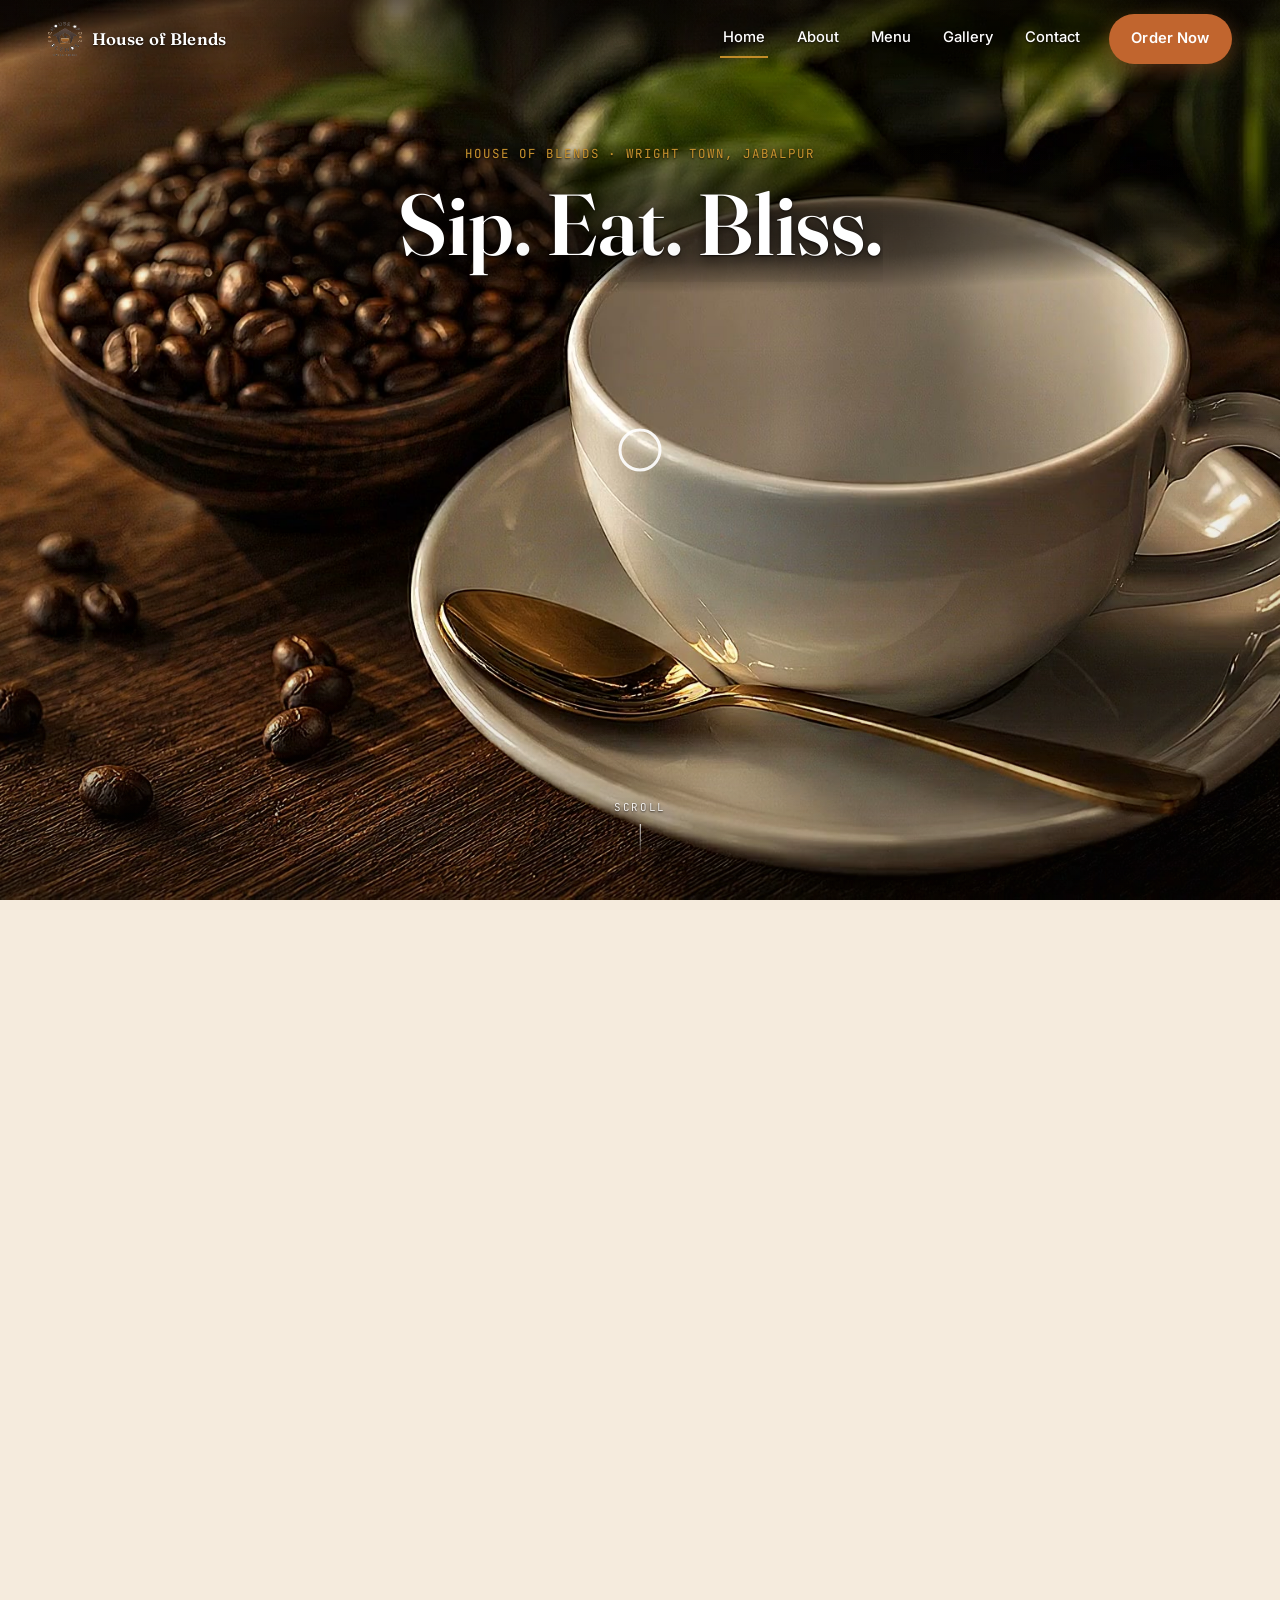
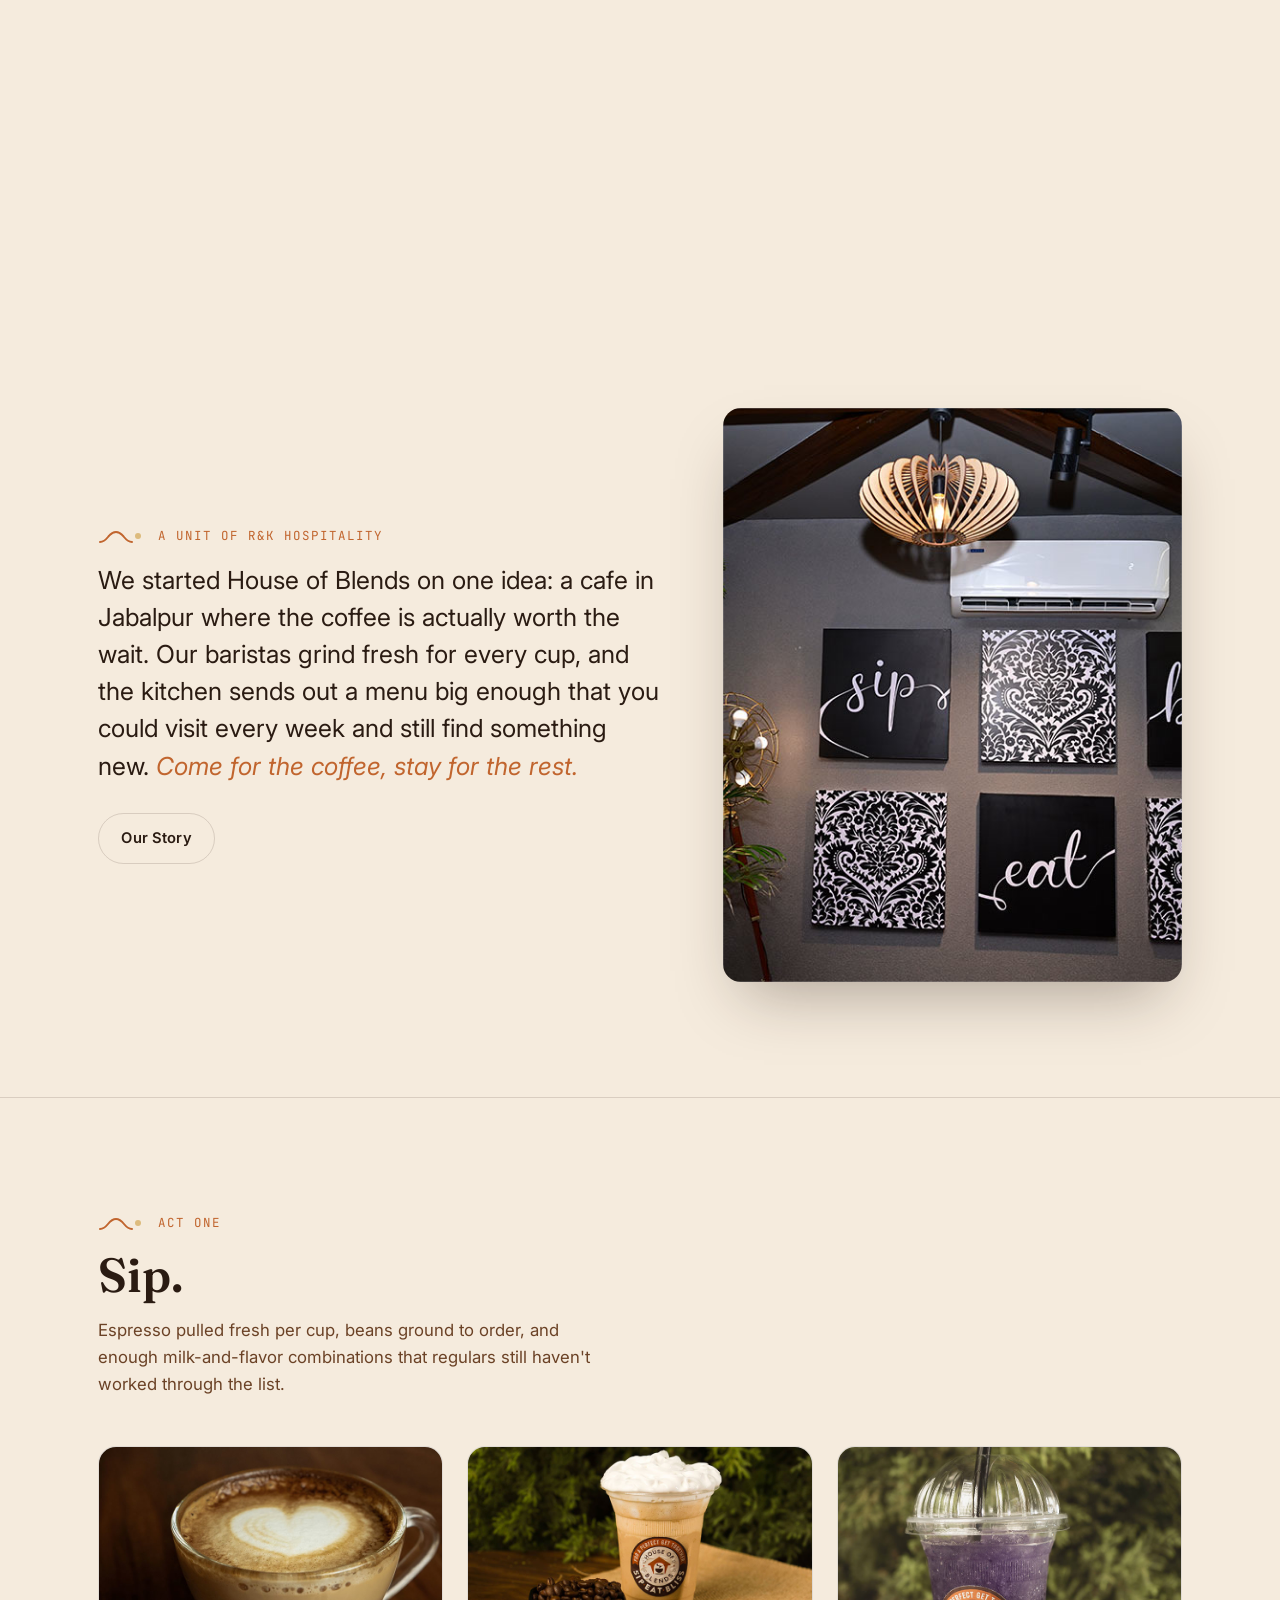
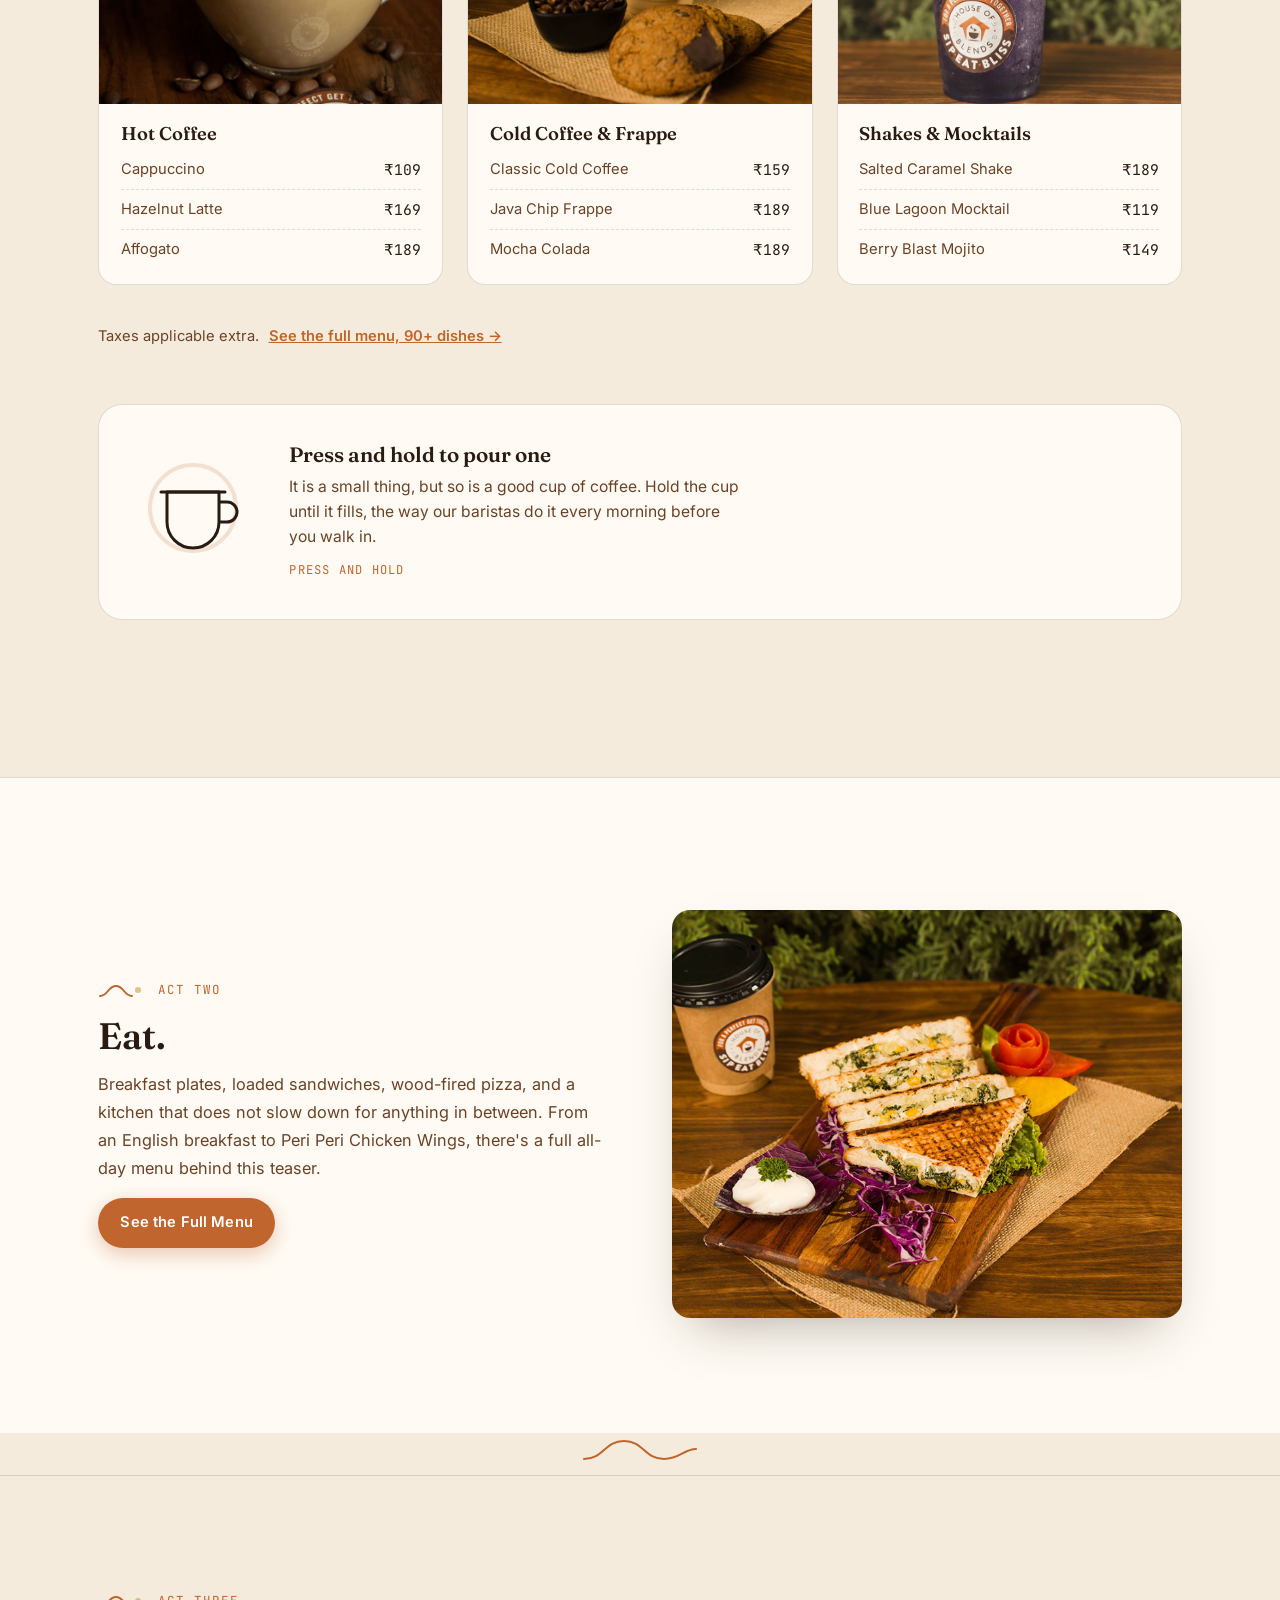
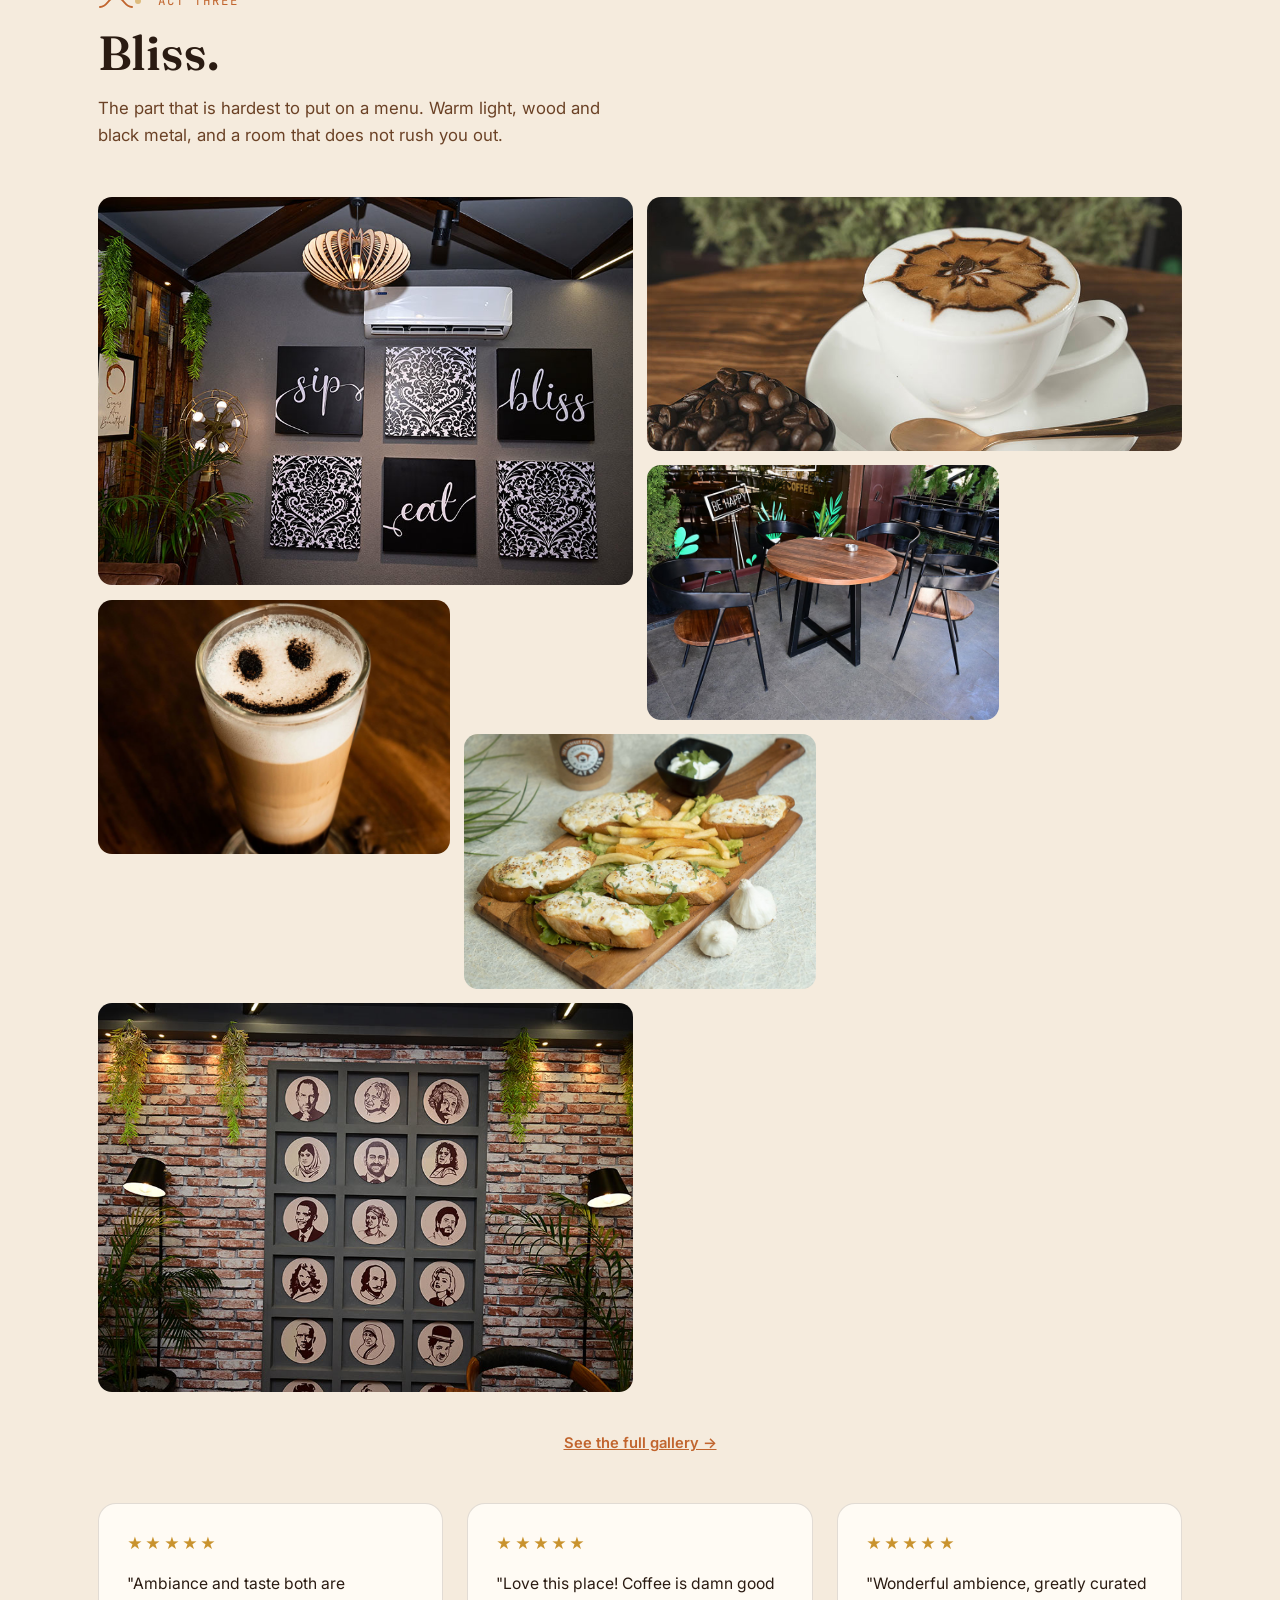
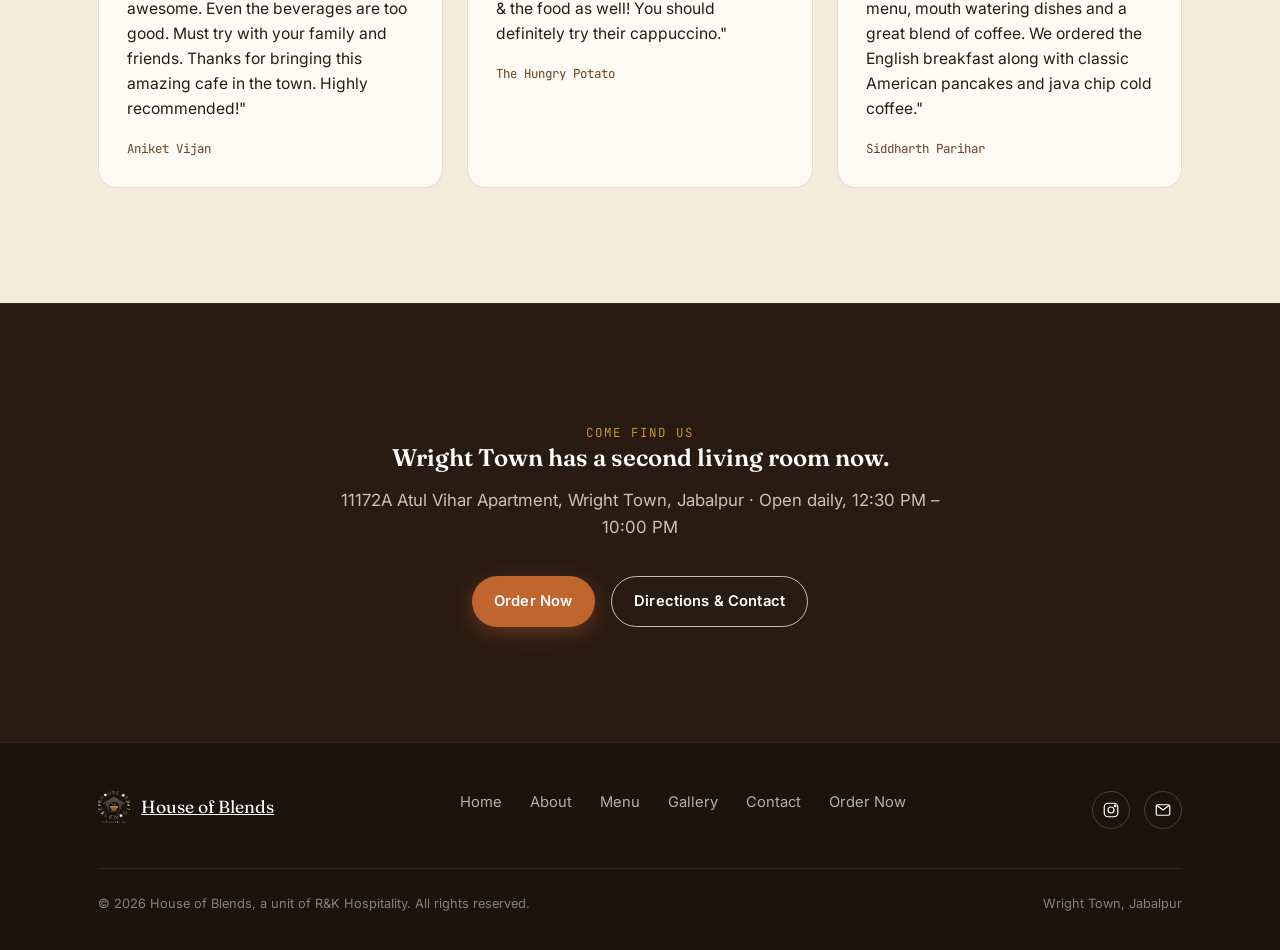
<file: index.html>
<!DOCTYPE html>
<html lang="en">
<head>
<meta charset="UTF-8">
<meta name="viewport" content="width=device-width, initial-scale=1">
<title>House of Blends · Sip. Eat. Bliss. | Wright Town, Jabalpur</title>
<meta name="description" content="A coffee and all-day dining cafe in Wright Town, Jabalpur. Slow coffee, real food, and a room built for staying a while. Sip. Eat. Bliss.">
<meta name="theme-color" content="#2A1B12">
<link rel="icon" href="data:image/svg+xml,%3Csvg xmlns='http://www.w3.org/2000/svg' viewBox='0 0 32 32'%3E%3Cpath fill='%23C1652E' d='M16 2 2 13v17h28V13z'/%3E%3Ccircle cx='15' cy='21' r='6' fill='%23F5EBDD'/%3E%3Cpath fill='%23F5EBDD' d='M21 18h3a3 3 0 0 1 0 6h-3z'/%3E%3C/svg%3E">

<meta property="og:title" content="House of Blends · Sip. Eat. Bliss.">
<meta property="og:description" content="A coffee and all-day dining cafe in Wright Town, Jabalpur.">
<meta property="og:image" content="https://hpandey1410.github.io/house-of-blends-scroll/assets/hero-ending.jpg">
<meta property="og:url" content="https://hpandey1410.github.io/house-of-blends-scroll/index.html">

<link rel="preconnect" href="https://fonts.googleapis.com">
<link rel="preconnect" href="https://fonts.gstatic.com" crossorigin>
<link href="https://fonts.googleapis.com/css2?family=Fraunces:ital,wght@0,500;0,600;1,500&family=Inter:wght@400;500;600&family=JetBrains+Mono:wght@400;500&display=swap" rel="stylesheet">
<link rel="stylesheet" href="assets/css/style.css">
</head>
<body>
<a href="#main" class="skip-link">Skip to content</a>
<div class="bg-grain" aria-hidden="true"></div>

<nav class="nav" id="siteNav">
  <a href="index.html" class="brand">
    <img src="assets/img/logo.png" alt="" width="34" height="34">
    House of Blends
  </a>
  <div class="nav-links">
    <a class="nav-link active" href="index.html">Home</a>
    <a class="nav-link" href="about.html">About</a>
    <a class="nav-link" href="menu.html">Menu</a>
    <a class="nav-link" href="gallery.html">Gallery</a>
    <a class="nav-link" href="contact.html">Contact</a>
    <a class="btn" href="http://houseofblends.in/onlineorder/" target="_blank" rel="noopener">Order Now</a>
  </div>
  <button class="nav-toggle" aria-label="Open menu" aria-expanded="false">
    <svg viewBox="0 0 24 24" fill="none" stroke="currentColor" stroke-width="2" stroke-linecap="round"><path d="M3 6h18M3 12h18M3 18h18"/></svg>
  </button>
</nav>
<div class="mobile-menu" id="mobileMenu">
  <a href="index.html">Home</a>
  <a href="about.html">About</a>
  <a href="menu.html">Menu</a>
  <a href="gallery.html">Gallery</a>
  <a href="contact.html">Contact</a>
  <a class="btn" href="http://houseofblends.in/onlineorder/" target="_blank" rel="noopener">Order Now</a>
</div>

<main id="main" tabindex="-1">

  <!-- ================= HERO ================= -->
  <div class="hero" id="hero">
    <div class="hero-stage" id="stage">
      <div class="hero-media">
        <div class="poster" id="poster" role="img" aria-label="An empty cappuccino cup and saucer beside coffee beans and a gold spoon on a wooden table, about to be poured"></div>
        <video id="heroVideo" preload="none" muted playsinline aria-hidden="true" tabindex="-1"></video>
      </div>
      <div class="scrim" aria-hidden="true"></div>
      <svg class="ring" viewBox="0 0 48 48" aria-hidden="true">
        <circle cx="24" cy="24" r="20" fill="none" stroke="currentColor" stroke-width="3"
                stroke-dasharray="126" style="stroke-dashoffset:var(--ld,126)"/>
      </svg>

      <div class="hero-frame">
        <div class="band band-1" data-a="0.00" data-b="0.40">
          <p class="kicker">House of Blends · Wright Town, Jabalpur</p>
          <h1 data-split>Sip. Eat. Bliss.</h1>
        </div>
        <div class="band band-2" data-a="0.46" data-b="0.68">
          <h2 data-split>A cup made slow, in the middle of Wright Town.</h2>
        </div>
        <div class="band band-3 band-settle" data-a="0.72" data-b="1.00">
          <h2 data-split>Since day one, that has been the whole idea.</h2>
          <div class="cta-row">
            <a class="btn" href="http://houseofblends.in/onlineorder/" target="_blank" rel="noopener">Order Now</a>
            <span class="chip">Open daily, 12:30 PM – 10:00 PM</span>
          </div>
        </div>
      </div>

      <div class="static-hero">
        <p class="kicker">House of Blends · Wright Town, Jabalpur</p>
        <h1>Sip. Eat. Bliss.</h1>
        <p>A cup made slow, food made to share, and a room that asks you to stay a while.</p>
        <div class="cta-row">
          <a class="btn" href="http://houseofblends.in/onlineorder/" target="_blank" rel="noopener">Order Now</a>
        </div>
      </div>

      <div class="scrollcue" aria-hidden="true">
        <span>Scroll</span>
        <div class="stem"></div>
      </div>
    </div>
  </div>

  <!-- ================= INTRO ================= -->
  <section class="intro">
    <div class="wrap">
      <div class="grid">
        <div class="reveal">
          <div class="kicker-row">
            <span class="line-motif" aria-hidden="true">
              <svg viewBox="0 0 46 20"><path d="M2 16 C10 16 10 6 18 6 C26 6 26 16 34 16" fill="none" stroke="#C1652E" stroke-width="2" stroke-linecap="round"/><circle class="pulse" cx="40" cy="10" r="3" fill="#C9932E"/></svg>
            </span>
            <span class="kicker">A Unit of R&amp;K Hospitality</span>
          </div>
          <p class="lede">We started House of Blends on one idea: a cafe in Jabalpur where the coffee is actually worth the wait. Our baristas grind fresh for every cup, and the kitchen sends out a menu big enough that you could visit every week and still find something new. <em>Come for the coffee, stay for the rest.</em></p>
          <div class="cta-row" style="justify-content:flex-start;margin-top:1.75rem">
            <a class="btn btn-ghost" style="border-color:var(--line);color:var(--ink);box-shadow:none" href="about.html">Our Story</a>
          </div>
        </div>
        <div class="intro-figure reveal">
          <img src="assets/img/interior-wall-art.jpg" alt="The Sip, Bliss, Eat wall art inside House of Blends, black canvases with white script lettering under a wood-slat pendant light" loading="lazy">
        </div>
      </div>
    </div>
  </section>

  <!-- ================= SIP (teaser) ================= -->
  <section class="act act-sip" id="sip">
    <div class="wrap">
      <div class="kicker-row">
        <span class="line-motif" aria-hidden="true">
          <svg viewBox="0 0 46 20"><path d="M2 16 C10 16 10 6 18 6 C26 6 26 16 34 16" fill="none" stroke="#C1652E" stroke-width="2" stroke-linecap="round"/><circle class="pulse" cx="40" cy="10" r="3" fill="#C9932E"/></svg>
        </span>
        <span class="kicker">Act One</span>
      </div>
      <div class="section-head reveal">
        <h2>Sip.</h2>
        <p>Espresso pulled fresh per cup, beans ground to order, and enough milk-and-flavor combinations that regulars still haven't worked through the list.</p>
      </div>

      <div class="menu-grid stagger" id="sipMenuGrid">
        <article class="menu-card reveal">
          <div class="photo"><img src="assets/img/heart-latte-darkwood.jpg" alt="A cappuccino with heart-shaped latte art on a dark wood table" loading="lazy"></div>
          <div class="body">
            <h3>Hot Coffee</h3>
            <div class="items">
              <div class="menu-item"><span>Cappuccino</span><span class="price mono">₹109</span></div>
              <div class="menu-item"><span>Hazelnut Latte</span><span class="price mono">₹169</span></div>
              <div class="menu-item"><span>Affogato</span><span class="price mono">₹189</span></div>
            </div>
          </div>
        </article>
        <article class="menu-card reveal">
          <div class="photo"><img src="assets/img/branded-frappe.jpg" alt="An iced frappe topped with whipped cream in a House of Blends cup" loading="lazy"></div>
          <div class="body">
            <h3>Cold Coffee &amp; Frappe</h3>
            <div class="items">
              <div class="menu-item"><span>Classic Cold Coffee</span><span class="price mono">₹159</span></div>
              <div class="menu-item"><span>Java Chip Frappe</span><span class="price mono">₹189</span></div>
              <div class="menu-item"><span>Mocha Colada</span><span class="price mono">₹189</span></div>
            </div>
          </div>
        </article>
        <article class="menu-card reveal">
          <div class="photo"><img src="assets/img/blueberry-mocktail.jpg" alt="A blueberry mocktail in a House of Blends cup against a green backdrop" loading="lazy"></div>
          <div class="body">
            <h3>Shakes &amp; Mocktails</h3>
            <div class="items">
              <div class="menu-item"><span>Salted Caramel Shake</span><span class="price mono">₹189</span></div>
              <div class="menu-item"><span>Blue Lagoon Mocktail</span><span class="price mono">₹119</span></div>
              <div class="menu-item"><span>Berry Blast Mojito</span><span class="price mono">₹149</span></div>
            </div>
          </div>
        </article>
      </div>
      <p class="menu-note">Taxes applicable extra. <a href="menu.html" style="color:var(--accent);font-weight:600">See the full menu, 90+ dishes →</a></p>

      <div class="pour" id="pourMoment">
        <div class="pour-cup" id="pourCup" role="button" tabindex="0" aria-label="Press and hold to pour a cup" aria-valuemin="0" aria-valuemax="100" aria-valuenow="0" aria-live="off">
          <svg viewBox="0 0 112 120" aria-hidden="true">
            <defs><clipPath id="cupClip"><path d="M30 40 H82 V70 A26 26 0 0 1 30 70 Z"/></clipPath></defs>
            <circle class="pour-ring-bg" cx="56" cy="56" r="43" fill="none" stroke="rgba(193,101,46,.18)" stroke-width="4"/>
            <circle class="pour-ring" cx="56" cy="56" r="43" fill="none" stroke="#C1652E" stroke-width="4" transform="rotate(-90 56 56)"/>
            <g clip-path="url(#cupClip)">
              <rect class="pour-fill" x="30" y="40" width="52" height="30" fill="#C1652E"></rect>
            </g>
            <path d="M30 40 H82 V70 A26 26 0 0 1 30 70 Z" fill="none" stroke="#2A1B12" stroke-width="3" stroke-linejoin="round"/>
            <path d="M82 50 h8 a10 10 0 0 1 0 20 h-8" fill="none" stroke="#2A1B12" stroke-width="3"/>
            <line x1="24" y1="40" x2="88" y2="40" stroke="#2A1B12" stroke-width="3" stroke-linecap="round"/>
          </svg>
        </div>
        <div class="pour-copy">
          <h3>Press and hold to pour one</h3>
          <p>It is a small thing, but so is a good cup of coffee. Hold the cup until it fills, the way our baristas do it every morning before you walk in.</p>
          <p class="hint">Press and hold</p>
        </div>
      </div>
    </div>
  </section>

  <div class="divider" aria-hidden="true">
    <svg viewBox="0 0 120 34"><path d="M4 26 C24 26 24 8 44 8 C64 8 64 26 84 26 C100 26 104 16 116 16"/></svg>
  </div>

  <!-- ================= EAT (teaser) ================= -->
  <section class="act act-eat" id="eat">
    <div class="wrap">
      <div class="split-block">
        <div class="reveal">
          <div class="kicker-row">
            <span class="line-motif" aria-hidden="true">
              <svg viewBox="0 0 46 20"><path d="M2 16 C10 16 10 6 18 6 C26 6 26 16 34 16" fill="none" stroke="#C1652E" stroke-width="2" stroke-linecap="round"/><circle class="pulse" cx="40" cy="10" r="3" fill="#C9932E"/></svg>
            </span>
            <span class="kicker">Act Two</span>
          </div>
          <h2>Eat.</h2>
          <p>Breakfast plates, loaded sandwiches, wood-fired pizza, and a kitchen that does not slow down for anything in between. From an English breakfast to Peri Peri Chicken Wings, there's a full all-day menu behind this teaser.</p>
          <div class="cta-row" style="justify-content:flex-start;margin-top:.5rem">
            <a class="btn" href="menu.html">See the Full Menu</a>
          </div>
        </div>
        <div class="split-figure reveal">
          <img src="assets/img/spinach-sandwich.jpg" alt="A grilled spinach and cheese sandwich cut into triangles on a wooden board" loading="lazy">
        </div>
      </div>
    </div>
  </section>

  <div class="divider" aria-hidden="true">
    <svg viewBox="0 0 120 34"><path d="M4 26 C24 26 24 8 44 8 C64 8 64 26 84 26 C100 26 104 16 116 16"/></svg>
  </div>

  <!-- ================= BLISS (teaser) ================= -->
  <section class="act act-bliss" id="bliss">
    <div class="wrap">
      <div class="kicker-row">
        <span class="line-motif" aria-hidden="true">
          <svg viewBox="0 0 46 20"><path d="M2 16 C10 16 10 6 18 6 C26 6 26 16 34 16" fill="none" stroke="#C1652E" stroke-width="2" stroke-linecap="round"/><circle class="pulse" cx="40" cy="10" r="3" fill="#C9932E"/></svg>
        </span>
        <span class="kicker">Act Three</span>
      </div>
      <div class="section-head reveal">
        <h2>Bliss.</h2>
        <p>The part that is hardest to put on a menu. Warm light, wood and black metal, and a room that does not rush you out.</p>
      </div>

      <div class="gallery-grid stagger">
        <figure class="g1 reveal"><img src="assets/img/interior-wall-art.jpg" alt="Sip, Bliss, Eat wall art with damask patterns inside the cafe" loading="lazy"><figcaption>The wall says it best</figcaption></figure>
        <figure class="g2 reveal"><img src="assets/img/flower-latte-beans.jpg" alt="A latte with rosette art beside a bowl of coffee beans and a gold spoon" loading="lazy"><figcaption>Every cup, hand-poured</figcaption></figure>
        <figure class="g3 reveal"><img src="assets/img/exterior-patio.jpg" alt="Outdoor patio seating with round wood tables and black metal chairs" loading="lazy"><figcaption>Patio, evenings</figcaption></figure>
        <figure class="g4 reveal"><img src="assets/img/smiley-latte.jpg" alt="A latte with a smiley face drawn in cocoa on the foam" loading="lazy"><figcaption>Small things, done well</figcaption></figure>
        <figure class="g5 reveal"><img src="assets/img/brownie-cookies.jpg" alt="A plate of chocolate brownies and cookies with a bowl of coffee beans" loading="lazy"><figcaption>Dessert, obviously</figcaption></figure>
        <figure class="g6 reveal"><img src="assets/img/interior-brick-portraits.jpg" alt="Exposed brick wall with a grid of portrait illustrations and hanging plants" loading="lazy"><figcaption>Regulars on the wall, sort of</figcaption></figure>
      </div>
      <p class="menu-note" style="justify-content:center"><a href="gallery.html" style="color:var(--accent);font-weight:600">See the full gallery →</a></p>

      <div class="testi-grid stagger">
        <div class="testi reveal">
          <div class="stars" aria-hidden="true">★★★★★</div>
          <p>"Ambiance and taste both are awesome. Even the beverages are too good. Must try with your family and friends. Thanks for bringing this amazing cafe in the town. Highly recommended!"</p>
          <div class="who mono">Aniket Vijan</div>
        </div>
        <div class="testi reveal">
          <div class="stars" aria-hidden="true">★★★★★</div>
          <p>"Love this place! Coffee is damn good &amp; the food as well! You should definitely try their cappuccino."</p>
          <div class="who mono">The Hungry Potato</div>
        </div>
        <div class="testi reveal">
          <div class="stars" aria-hidden="true">★★★★★</div>
          <p>"Wonderful ambience, greatly curated menu, mouth watering dishes and a great blend of coffee. We ordered the English breakfast along with classic American pancakes and java chip cold coffee."</p>
          <div class="who mono">Siddharth Parihar</div>
        </div>
      </div>
    </div>
  </section>

  <!-- ================= CLOSING CTA ================= -->
  <section class="visit">
    <div class="wrap">
      <div class="grid" style="grid-template-columns:1fr;text-align:center;align-items:center">
        <div class="reveal" style="max-width:60ch;margin:0 auto">
          <span class="kicker" style="color:var(--gold)">Come find us</span>
          <h2>Wright Town has a second living room now.</h2>
          <p style="color:rgba(245,235,221,.8);margin-top:1rem;font-size:1.05rem">11172A Atul Vihar Apartment, Wright Town, Jabalpur · Open daily, 12:30 PM – 10:00 PM</p>
          <div class="visit-actions" style="justify-content:center">
            <a class="btn" href="http://houseofblends.in/onlineorder/" target="_blank" rel="noopener">Order Now</a>
            <a class="btn btn-ghost" href="contact.html">Directions &amp; Contact</a>
          </div>
        </div>
      </div>
    </div>
  </section>

</main>

<footer>
  <div class="wrap">
    <div class="footer-grid">
      <a href="index.html" class="footer-brand">
        <img src="assets/img/logo.png" alt="">
        House of Blends
      </a>
      <nav class="footer-nav" aria-label="Footer">
        <a href="index.html">Home</a>
        <a href="about.html">About</a>
        <a href="menu.html">Menu</a>
        <a href="gallery.html">Gallery</a>
        <a href="contact.html">Contact</a>
        <a href="http://houseofblends.in/onlineorder/" target="_blank" rel="noopener">Order Now</a>
      </nav>
      <div class="footer-social">
        <a href="https://www.instagram.com/houseofblend_hob/" target="_blank" rel="noopener" aria-label="House of Blends on Instagram">
          <svg width="18" height="18" viewBox="0 0 24 24" fill="none" stroke="currentColor" stroke-width="1.6"><rect x="3" y="3" width="18" height="18" rx="5"/><circle cx="12" cy="12" r="4"/><circle cx="17.5" cy="6.5" r="1"/></svg>
        </a>
        <a href="mailto:contact@houseofblends.in" aria-label="Email House of Blends">
          <svg width="18" height="18" viewBox="0 0 24 24" fill="none" stroke="currentColor" stroke-width="1.6"><rect x="3" y="5" width="18" height="14" rx="2"/><path d="m4 6 8 6 8-6"/></svg>
        </a>
      </div>
    </div>
    <div class="footer-bottom">
      <span>© <span id="yearNow">2026</span> House of Blends, a unit of R&amp;K Hospitality. All rights reserved.</span>
      <span>Wright Town, Jabalpur</span>
    </div>
  </div>
</footer>

<script src="assets/js/hero.js"></script>
<script src="assets/js/site.js"></script>
</body>
</html>
</file>
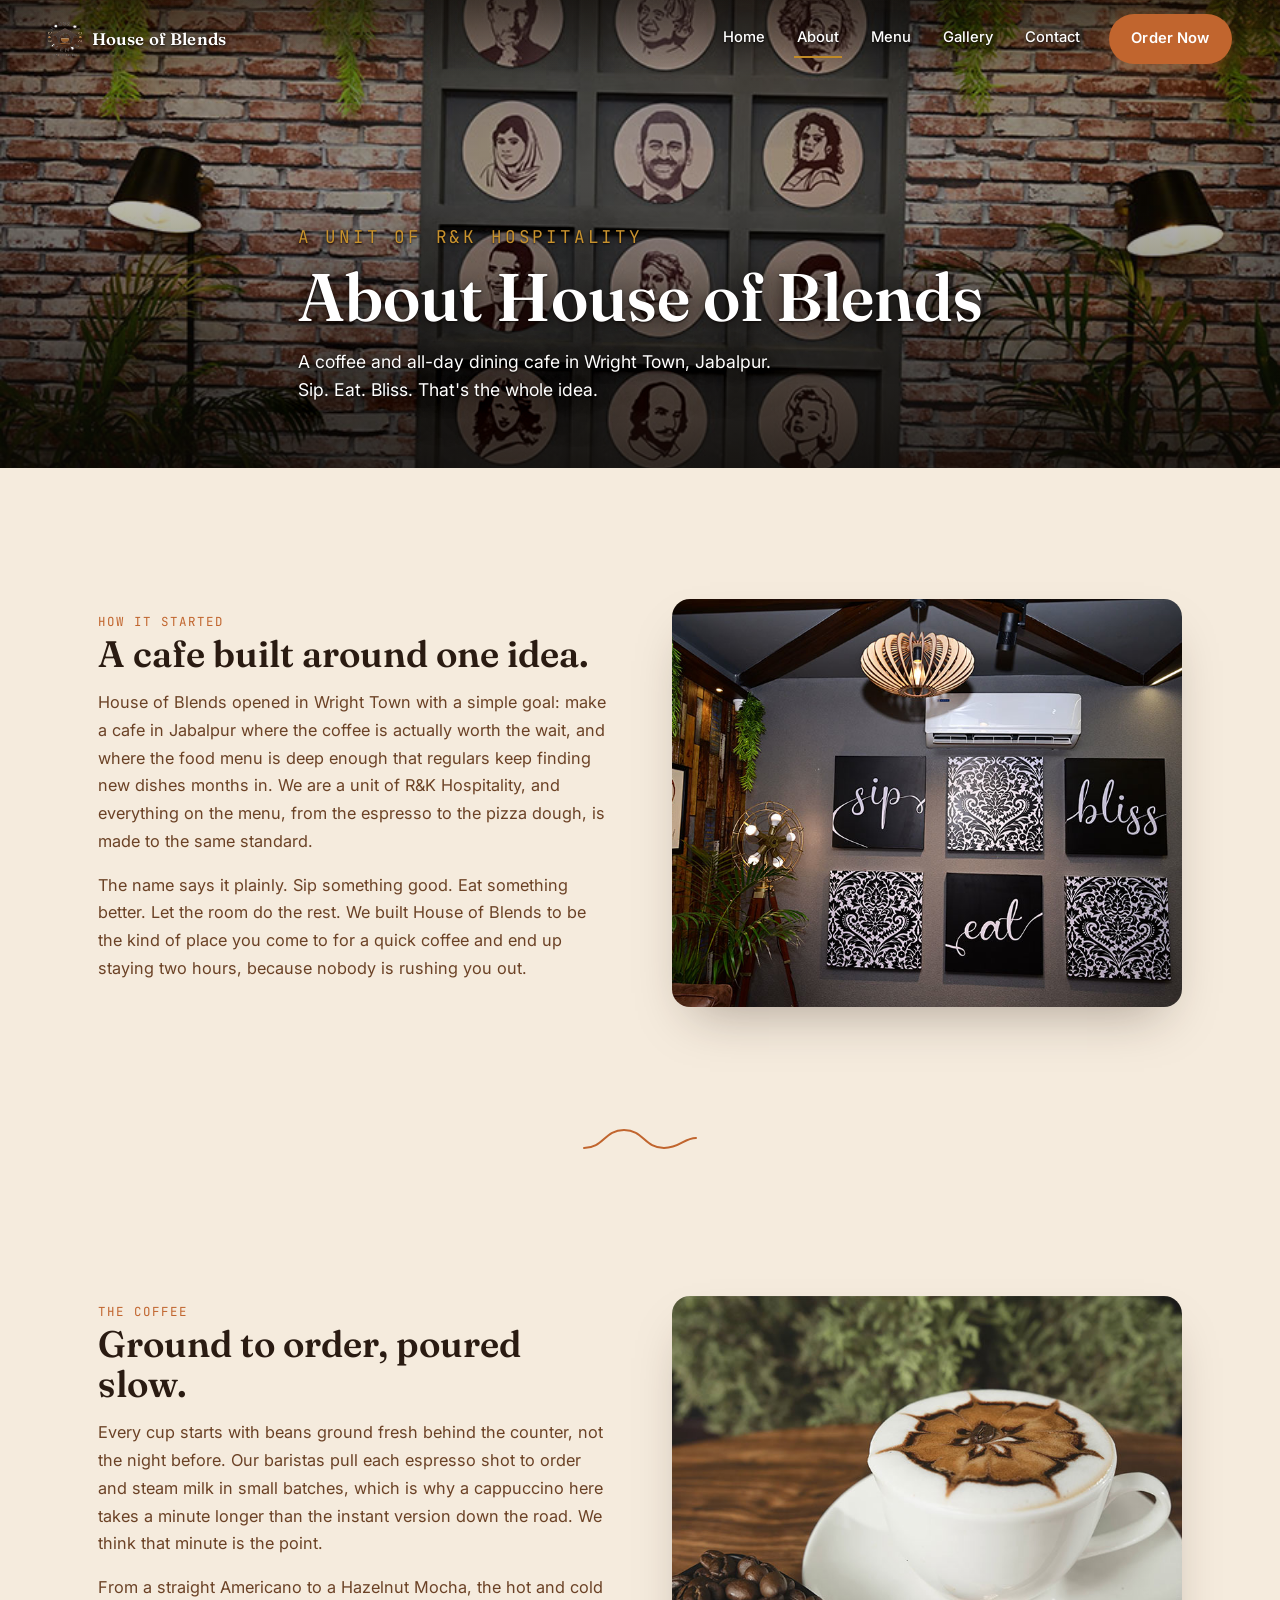
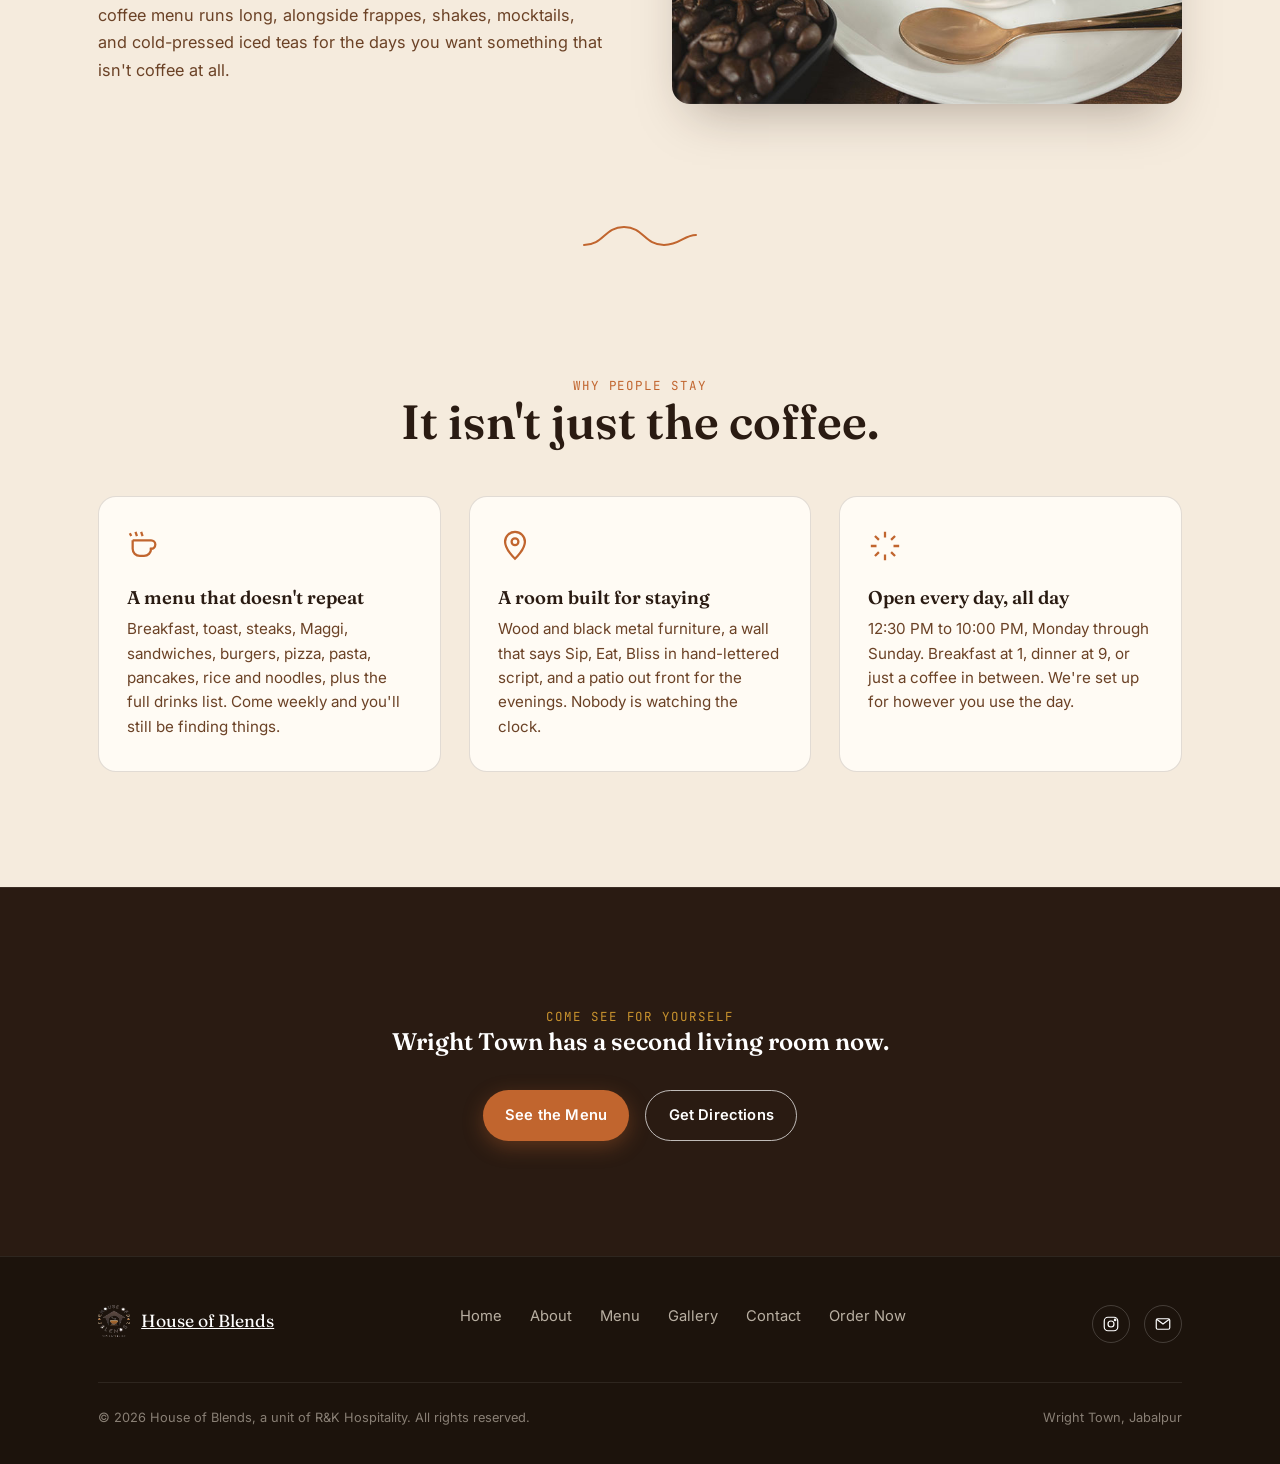
<file: about.html>
<!DOCTYPE html>
<html lang="en">
<head>
<meta charset="UTF-8">
<meta name="viewport" content="width=device-width, initial-scale=1">
<title>About Us | House of Blends</title>
<meta name="description" content="House of Blends is a coffee and all-day dining cafe in Wright Town, Jabalpur, run by R&K Hospitality. Here's the story behind Sip. Eat. Bliss.">
<meta name="theme-color" content="#2A1B12">
<link rel="icon" href="data:image/svg+xml,%3Csvg xmlns='http://www.w3.org/2000/svg' viewBox='0 0 32 32'%3E%3Cpath fill='%23C1652E' d='M16 2 2 13v17h28V13z'/%3E%3Ccircle cx='15' cy='21' r='6' fill='%23F5EBDD'/%3E%3Cpath fill='%23F5EBDD' d='M21 18h3a3 3 0 0 1 0 6h-3z'/%3E%3C/svg%3E">
<meta property="og:title" content="About Us | House of Blends">
<meta property="og:description" content="The story behind House of Blends, Wright Town, Jabalpur.">
<meta property="og:image" content="https://hpandey1410.github.io/house-of-blends-scroll/assets/img/interior-brick-portraits.jpg">
<meta property="og:url" content="https://hpandey1410.github.io/house-of-blends-scroll/about.html">

<link rel="preconnect" href="https://fonts.googleapis.com">
<link rel="preconnect" href="https://fonts.gstatic.com" crossorigin>
<link href="https://fonts.googleapis.com/css2?family=Fraunces:ital,wght@0,500;0,600;1,500&family=Inter:wght@400;500;600&family=JetBrains+Mono:wght@400;500&display=swap" rel="stylesheet">
<link rel="stylesheet" href="assets/css/style.css">
</head>
<body>
<a href="#main" class="skip-link">Skip to content</a>
<div class="bg-grain" aria-hidden="true"></div>

<nav class="nav" id="siteNav">
  <a href="index.html" class="brand">
    <img src="assets/img/logo.png" alt="" width="34" height="34">
    House of Blends
  </a>
  <div class="nav-links">
    <a class="nav-link" href="index.html">Home</a>
    <a class="nav-link active" href="about.html">About</a>
    <a class="nav-link" href="menu.html">Menu</a>
    <a class="nav-link" href="gallery.html">Gallery</a>
    <a class="nav-link" href="contact.html">Contact</a>
    <a class="btn" href="http://houseofblends.in/onlineorder/" target="_blank" rel="noopener">Order Now</a>
  </div>
  <button class="nav-toggle" aria-label="Open menu" aria-expanded="false">
    <svg viewBox="0 0 24 24" fill="none" stroke="currentColor" stroke-width="2" stroke-linecap="round"><path d="M3 6h18M3 12h18M3 18h18"/></svg>
  </button>
</nav>
<div class="mobile-menu" id="mobileMenu">
  <a href="index.html">Home</a>
  <a href="about.html">About</a>
  <a href="menu.html">Menu</a>
  <a href="gallery.html">Gallery</a>
  <a href="contact.html">Contact</a>
  <a class="btn" href="http://houseofblends.in/onlineorder/" target="_blank" rel="noopener">Order Now</a>
</div>

<main id="main" tabindex="-1">

  <div class="page-banner" style="background-image:url('assets/img/interior-brick-portraits.jpg')">
    <div class="wrap">
      <p class="kicker">A Unit of R&amp;K Hospitality</p>
      <h1>About House of Blends</h1>
      <p>A coffee and all-day dining cafe in Wright Town, Jabalpur. Sip. Eat. Bliss. That's the whole idea.</p>
    </div>
  </div>

  <section>
    <div class="wrap">
      <div class="split-block">
        <div class="reveal">
          <span class="kicker">How it started</span>
          <h2>A cafe built around one idea.</h2>
          <p>House of Blends opened in Wright Town with a simple goal: make a cafe in Jabalpur where the coffee is actually worth the wait, and where the food menu is deep enough that regulars keep finding new dishes months in. We are a unit of R&amp;K Hospitality, and everything on the menu, from the espresso to the pizza dough, is made to the same standard.</p>
          <p>The name says it plainly. Sip something good. Eat something better. Let the room do the rest. We built House of Blends to be the kind of place you come to for a quick coffee and end up staying two hours, because nobody is rushing you out.</p>
        </div>
        <div class="split-figure reveal">
          <img src="assets/img/interior-wall-art.jpg" alt="The Sip, Bliss, Eat wall art inside House of Blends" loading="lazy">
        </div>
      </div>
    </div>
  </section>

  <div class="divider" aria-hidden="true">
    <svg viewBox="0 0 120 34"><path d="M4 26 C24 26 24 8 44 8 C64 8 64 26 84 26 C100 26 104 16 116 16"/></svg>
  </div>

  <section>
    <div class="wrap">
      <div class="split-block reverse">
        <div class="split-figure reveal">
          <img src="assets/img/flower-latte-beans.jpg" alt="A latte with rosette art beside coffee beans and a gold spoon" loading="lazy">
        </div>
        <div class="reveal">
          <span class="kicker">The coffee</span>
          <h2>Ground to order, poured slow.</h2>
          <p>Every cup starts with beans ground fresh behind the counter, not the night before. Our baristas pull each espresso shot to order and steam milk in small batches, which is why a cappuccino here takes a minute longer than the instant version down the road. We think that minute is the point.</p>
          <p>From a straight Americano to a Hazelnut Mocha, the hot and cold coffee menu runs long, alongside frappes, shakes, mocktails, and cold-pressed iced teas for the days you want something that isn't coffee at all.</p>
        </div>
      </div>
    </div>
  </section>

  <div class="divider" aria-hidden="true">
    <svg viewBox="0 0 120 34"><path d="M4 26 C24 26 24 8 44 8 C64 8 64 26 84 26 C100 26 104 16 116 16"/></svg>
  </div>

  <section>
    <div class="wrap">
      <div class="section-head reveal" style="max-width:60ch;margin:0 auto;text-align:center">
        <span class="kicker" style="justify-content:center;display:flex">Why people stay</span>
        <h2>It isn't just the coffee.</h2>
      </div>
      <div class="feature-grid">
        <div class="feature reveal">
          <svg class="ic" viewBox="0 0 24 24" fill="none" stroke="currentColor" stroke-width="1.6"><path d="M4 8h13a3 3 0 0 1 0 6h-1M4 8v6a5 5 0 0 0 5 5h3a5 5 0 0 0 5-5v-1M2 3l1 2M6 2l1 3M10 2l1 3"/></svg>
          <h3>A menu that doesn't repeat</h3>
          <p>Breakfast, toast, steaks, Maggi, sandwiches, burgers, pizza, pasta, pancakes, rice and noodles, plus the full drinks list. Come weekly and you'll still be finding things.</p>
        </div>
        <div class="feature reveal">
          <svg class="ic" viewBox="0 0 24 24" fill="none" stroke="currentColor" stroke-width="1.6"><path d="M12 21s7-6.5 7-12a7 7 0 1 0-14 0c0 5.5 7 12 7 12Z"/><circle cx="12" cy="9" r="2.4"/></svg>
          <h3>A room built for staying</h3>
          <p>Wood and black metal furniture, a wall that says Sip, Eat, Bliss in hand-lettered script, and a patio out front for the evenings. Nobody is watching the clock.</p>
        </div>
        <div class="feature reveal">
          <svg class="ic" viewBox="0 0 24 24" fill="none" stroke="currentColor" stroke-width="1.6"><path d="M12 2v4M12 18v4M4.9 4.9l2.8 2.8M16.3 16.3l2.8 2.8M2 12h4M18 12h4M4.9 19.1l2.8-2.8M16.3 7.7l2.8-2.8"/></svg>
          <h3>Open every day, all day</h3>
          <p>12:30 PM to 10:00 PM, Monday through Sunday. Breakfast at 1, dinner at 9, or just a coffee in between. We're set up for however you use the day.</p>
        </div>
      </div>
    </div>
  </section>

  <section class="visit">
    <div class="wrap">
      <div class="grid" style="grid-template-columns:1fr;text-align:center;align-items:center">
        <div class="reveal" style="max-width:56ch;margin:0 auto">
          <span class="kicker" style="color:var(--gold)">Come see for yourself</span>
          <h2>Wright Town has a second living room now.</h2>
          <div class="visit-actions" style="justify-content:center">
            <a class="btn" href="menu.html">See the Menu</a>
            <a class="btn btn-ghost" href="contact.html">Get Directions</a>
          </div>
        </div>
      </div>
    </div>
  </section>

</main>

<footer>
  <div class="wrap">
    <div class="footer-grid">
      <a href="index.html" class="footer-brand">
        <img src="assets/img/logo.png" alt="">
        House of Blends
      </a>
      <nav class="footer-nav" aria-label="Footer">
        <a href="index.html">Home</a>
        <a href="about.html">About</a>
        <a href="menu.html">Menu</a>
        <a href="gallery.html">Gallery</a>
        <a href="contact.html">Contact</a>
        <a href="http://houseofblends.in/onlineorder/" target="_blank" rel="noopener">Order Now</a>
      </nav>
      <div class="footer-social">
        <a href="https://www.instagram.com/houseofblend_hob/" target="_blank" rel="noopener" aria-label="House of Blends on Instagram">
          <svg width="18" height="18" viewBox="0 0 24 24" fill="none" stroke="currentColor" stroke-width="1.6"><rect x="3" y="3" width="18" height="18" rx="5"/><circle cx="12" cy="12" r="4"/><circle cx="17.5" cy="6.5" r="1"/></svg>
        </a>
        <a href="mailto:contact@houseofblends.in" aria-label="Email House of Blends">
          <svg width="18" height="18" viewBox="0 0 24 24" fill="none" stroke="currentColor" stroke-width="1.6"><rect x="3" y="5" width="18" height="14" rx="2"/><path d="m4 6 8 6 8-6"/></svg>
        </a>
      </div>
    </div>
    <div class="footer-bottom">
      <span>© <span id="yearNow">2026</span> House of Blends, a unit of R&amp;K Hospitality. All rights reserved.</span>
      <span>Wright Town, Jabalpur</span>
    </div>
  </div>
</footer>

<script src="assets/js/site.js"></script>
</body>
</html>
</file>
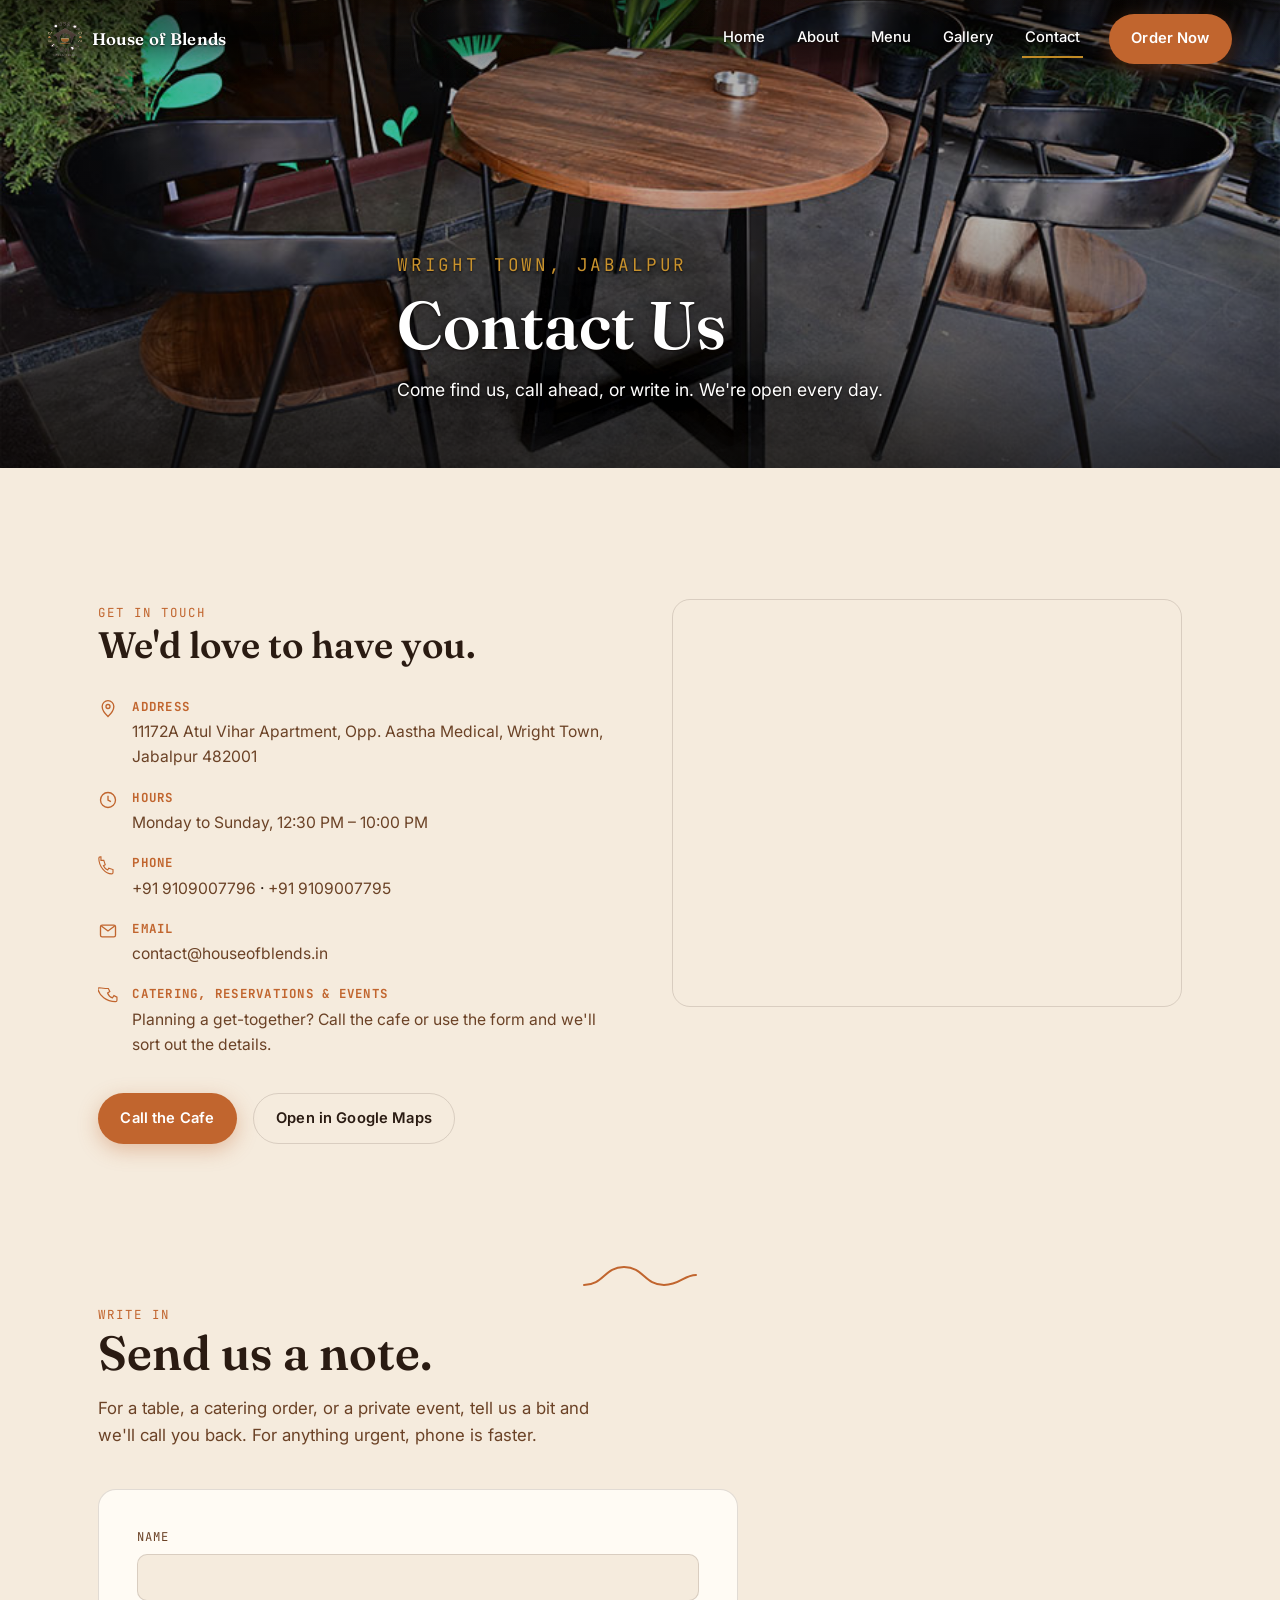
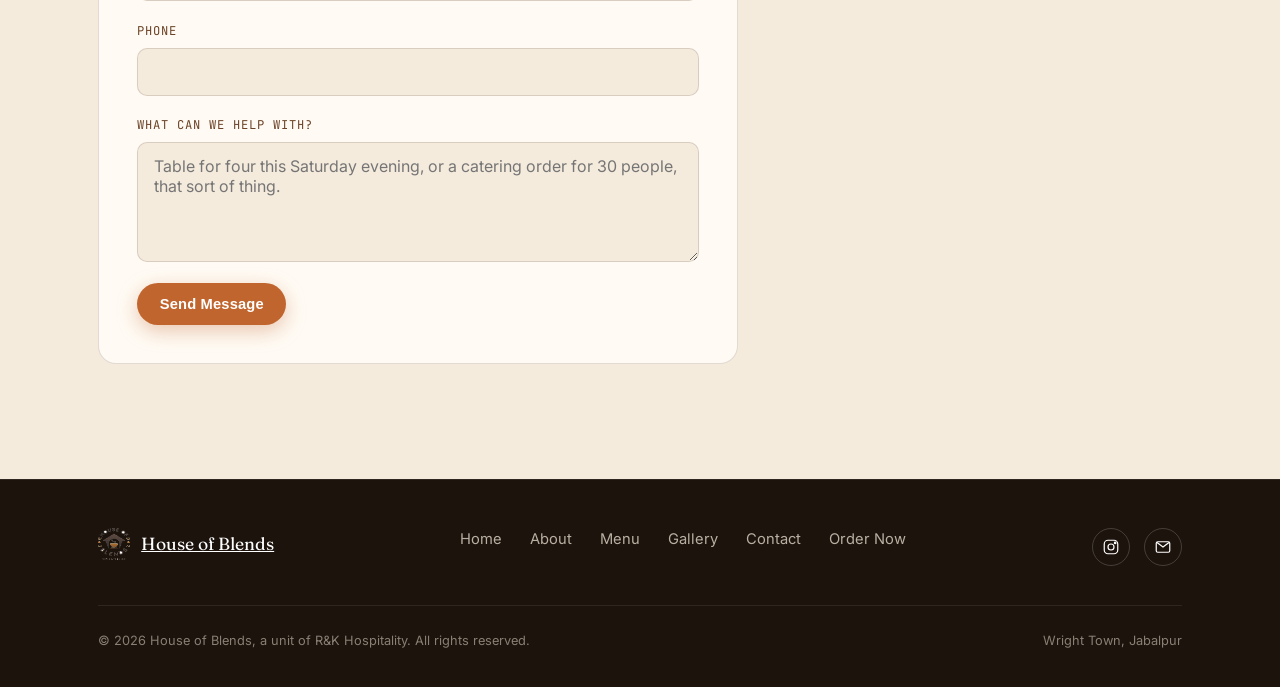
<file: contact.html>
<!DOCTYPE html>
<html lang="en">
<head>
<meta charset="UTF-8">
<meta name="viewport" content="width=device-width, initial-scale=1">
<title>Contact Us | House of Blends</title>
<meta name="description" content="Visit House of Blends in Wright Town, Jabalpur. Address, hours, phone, and directions, plus a note for catering, reservations and events.">
<meta name="theme-color" content="#2A1B12">
<link rel="icon" href="data:image/svg+xml,%3Csvg xmlns='http://www.w3.org/2000/svg' viewBox='0 0 32 32'%3E%3Cpath fill='%23C1652E' d='M16 2 2 13v17h28V13z'/%3E%3Ccircle cx='15' cy='21' r='6' fill='%23F5EBDD'/%3E%3Cpath fill='%23F5EBDD' d='M21 18h3a3 3 0 0 1 0 6h-3z'/%3E%3C/svg%3E">
<meta property="og:title" content="Contact Us | House of Blends">
<meta property="og:description" content="Visit House of Blends, Wright Town, Jabalpur.">
<meta property="og:image" content="https://hpandey1410.github.io/house-of-blends-scroll/assets/img/exterior-patio.jpg">
<meta property="og:url" content="https://hpandey1410.github.io/house-of-blends-scroll/contact.html">

<link rel="preconnect" href="https://fonts.googleapis.com">
<link rel="preconnect" href="https://fonts.gstatic.com" crossorigin>
<link href="https://fonts.googleapis.com/css2?family=Fraunces:ital,wght@0,500;0,600;1,500&family=Inter:wght@400;500;600&family=JetBrains+Mono:wght@400;500&display=swap" rel="stylesheet">
<link rel="stylesheet" href="assets/css/style.css">
</head>
<body>
<a href="#main" class="skip-link">Skip to content</a>
<div class="bg-grain" aria-hidden="true"></div>

<nav class="nav" id="siteNav">
  <a href="index.html" class="brand">
    <img src="assets/img/logo.png" alt="" width="34" height="34">
    House of Blends
  </a>
  <div class="nav-links">
    <a class="nav-link" href="index.html">Home</a>
    <a class="nav-link" href="about.html">About</a>
    <a class="nav-link" href="menu.html">Menu</a>
    <a class="nav-link" href="gallery.html">Gallery</a>
    <a class="nav-link active" href="contact.html">Contact</a>
    <a class="btn" href="http://houseofblends.in/onlineorder/" target="_blank" rel="noopener">Order Now</a>
  </div>
  <button class="nav-toggle" aria-label="Open menu" aria-expanded="false">
    <svg viewBox="0 0 24 24" fill="none" stroke="currentColor" stroke-width="2" stroke-linecap="round"><path d="M3 6h18M3 12h18M3 18h18"/></svg>
  </button>
</nav>
<div class="mobile-menu" id="mobileMenu">
  <a href="index.html">Home</a>
  <a href="about.html">About</a>
  <a href="menu.html">Menu</a>
  <a href="gallery.html">Gallery</a>
  <a href="contact.html">Contact</a>
  <a class="btn" href="http://houseofblends.in/onlineorder/" target="_blank" rel="noopener">Order Now</a>
</div>

<main id="main" tabindex="-1">

  <div class="page-banner" style="background-image:url('assets/img/exterior-patio.jpg')">
    <div class="wrap">
      <p class="kicker">Wright Town, Jabalpur</p>
      <h1>Contact Us</h1>
      <p>Come find us, call ahead, or write in. We're open every day.</p>
    </div>
  </div>

  <section>
    <div class="wrap">
      <div class="split-block" style="align-items:start">
        <div class="reveal">
          <span class="kicker">Get in touch</span>
          <h2>We'd love to have you.</h2>

          <div class="visit-list" style="margin-top:2rem">
            <div class="visit-row">
              <svg class="ic" style="color:var(--accent)" viewBox="0 0 24 24" fill="none" stroke="currentColor" stroke-width="1.6" aria-hidden="true"><path d="M12 21s7-6.5 7-12a7 7 0 1 0-14 0c0 5.5 7 12 7 12Z"/><circle cx="12" cy="9" r="2.4"/></svg>
              <div><strong style="color:var(--accent)">Address</strong><span style="color:var(--ink-soft)">11172A Atul Vihar Apartment, Opp. Aastha Medical, Wright Town, Jabalpur 482001</span></div>
            </div>
            <div class="visit-row">
              <svg class="ic" style="color:var(--accent)" viewBox="0 0 24 24" fill="none" stroke="currentColor" stroke-width="1.6" aria-hidden="true"><circle cx="12" cy="12" r="9"/><path d="M12 7v5l3.5 2"/></svg>
              <div><strong style="color:var(--accent)">Hours</strong><span style="color:var(--ink-soft)">Monday to Sunday, 12:30 PM – 10:00 PM</span></div>
            </div>
            <div class="visit-row">
              <svg class="ic" style="color:var(--accent)" viewBox="0 0 24 24" fill="none" stroke="currentColor" stroke-width="1.6" aria-hidden="true"><path d="M3 5h4l2 6-2.5 1.5a12 12 0 0 0 6 6L14 16l6 2v4a2 2 0 0 1-2 2C9.7 24 0 14.3 0 2a2 2 0 0 1 2-2h1Z" transform="translate(1 1) scale(0.85)"/></svg>
              <div><strong style="color:var(--accent)">Phone</strong><a href="tel:+919109007796" style="color:var(--ink-soft)">+91 9109007796</a> · <a href="tel:+919109007795" style="color:var(--ink-soft)">+91 9109007795</a></div>
            </div>
            <div class="visit-row">
              <svg class="ic" style="color:var(--accent)" viewBox="0 0 24 24" fill="none" stroke="currentColor" stroke-width="1.6" aria-hidden="true"><rect x="3" y="5" width="18" height="14" rx="2"/><path d="m4 6 8 6 8-6"/></svg>
              <div><strong style="color:var(--accent)">Email</strong><a href="mailto:contact@houseofblends.in" style="color:var(--ink-soft)">contact@houseofblends.in</a></div>
            </div>
            <div class="visit-row">
              <svg class="ic" style="color:var(--accent)" viewBox="0 0 24 24" fill="none" stroke="currentColor" stroke-width="1.6" aria-hidden="true"><path d="M12 2h4l2 4-3 2c1 3 3.5 5.5 6.5 6.5l2-3 4 2v4c0 1.1-.9 2-2 2C12.6 19.5 4.5 11.4 2 3c0-1.1.9-2 2-2Z" transform="translate(-2 0) scale(0.9)"/></svg>
              <div><strong style="color:var(--accent)">Catering, Reservations &amp; Events</strong><span style="color:var(--ink-soft)">Planning a get-together? Call the cafe or use the form and we'll sort out the details.</span></div>
            </div>
          </div>

          <div class="visit-actions">
            <a class="btn" href="tel:+919109007796">Call the Cafe</a>
            <a class="btn btn-ghost" style="border-color:var(--line);color:var(--ink);box-shadow:none" href="https://www.google.com/maps?q=11172A+Atul+Vihar+Apartment,+Wright+Town,+Jabalpur+482001" target="_blank" rel="noopener">Open in Google Maps</a>
          </div>
        </div>

        <div class="split-figure reveal">
          <div class="map-frame" style="border-color:var(--line);aspect-ratio:5/4">
            <iframe
              src="https://www.google.com/maps?q=11172A+Atul+Vihar+Apartment,+Wright+Town,+Jabalpur+482001&output=embed"
              title="Map to House of Blends, Wright Town, Jabalpur" loading="lazy" referrerpolicy="no-referrer-when-downgrade"></iframe>
          </div>
        </div>
      </div>
    </div>
  </section>

  <div class="divider" aria-hidden="true">
    <svg viewBox="0 0 120 34"><path d="M4 26 C24 26 24 8 44 8 C64 8 64 26 84 26 C100 26 104 16 116 16"/></svg>
  </div>

  <section style="padding-top:0">
    <div class="wrap">
      <div class="section-head reveal" style="max-width:56ch">
        <span class="kicker">Write in</span>
        <h2>Send us a note.</h2>
        <p>For a table, a catering order, or a private event, tell us a bit and we'll call you back. For anything urgent, phone is faster.</p>
      </div>

      <div class="contact-form reveal" style="max-width:640px;margin-top:2.5rem">
        <form id="contactForm">
          <div class="form-row">
            <label for="cf-name">Name</label>
            <input id="cf-name" type="text" name="name" required autocomplete="name">
          </div>
          <div class="form-row">
            <label for="cf-phone">Phone</label>
            <input id="cf-phone" type="tel" name="phone" required autocomplete="tel">
          </div>
          <div class="form-row">
            <label for="cf-message">What can we help with?</label>
            <textarea id="cf-message" name="message" required placeholder="Table for four this Saturday evening, or a catering order for 30 people, that sort of thing."></textarea>
          </div>
          <button class="btn" type="submit">Send Message</button>
        </form>
        <div class="form-success">
          <svg class="ic" viewBox="0 0 24 24" fill="none" stroke="currentColor" stroke-width="1.6"><circle cx="12" cy="12" r="10"/><path d="m8 12 3 3 5-6"/></svg>
          <h3>Got it, thank you.</h3>
          <p>We'll call you back shortly. For anything urgent, ring the cafe directly at <a href="tel:+919109007796" style="color:var(--accent)">+91 9109007796</a>.</p>
        </div>
      </div>
    </div>
  </section>

</main>

<footer>
  <div class="wrap">
    <div class="footer-grid">
      <a href="index.html" class="footer-brand">
        <img src="assets/img/logo.png" alt="">
        House of Blends
      </a>
      <nav class="footer-nav" aria-label="Footer">
        <a href="index.html">Home</a>
        <a href="about.html">About</a>
        <a href="menu.html">Menu</a>
        <a href="gallery.html">Gallery</a>
        <a href="contact.html">Contact</a>
        <a href="http://houseofblends.in/onlineorder/" target="_blank" rel="noopener">Order Now</a>
      </nav>
      <div class="footer-social">
        <a href="https://www.instagram.com/houseofblend_hob/" target="_blank" rel="noopener" aria-label="House of Blends on Instagram">
          <svg width="18" height="18" viewBox="0 0 24 24" fill="none" stroke="currentColor" stroke-width="1.6"><rect x="3" y="3" width="18" height="18" rx="5"/><circle cx="12" cy="12" r="4"/><circle cx="17.5" cy="6.5" r="1"/></svg>
        </a>
        <a href="mailto:contact@houseofblends.in" aria-label="Email House of Blends">
          <svg width="18" height="18" viewBox="0 0 24 24" fill="none" stroke="currentColor" stroke-width="1.6"><rect x="3" y="5" width="18" height="14" rx="2"/><path d="m4 6 8 6 8-6"/></svg>
        </a>
      </div>
    </div>
    <div class="footer-bottom">
      <span>© <span id="yearNow">2026</span> House of Blends, a unit of R&amp;K Hospitality. All rights reserved.</span>
      <span>Wright Town, Jabalpur</span>
    </div>
  </div>
</footer>

<script src="assets/js/site.js"></script>
</body>
</html>
</file>
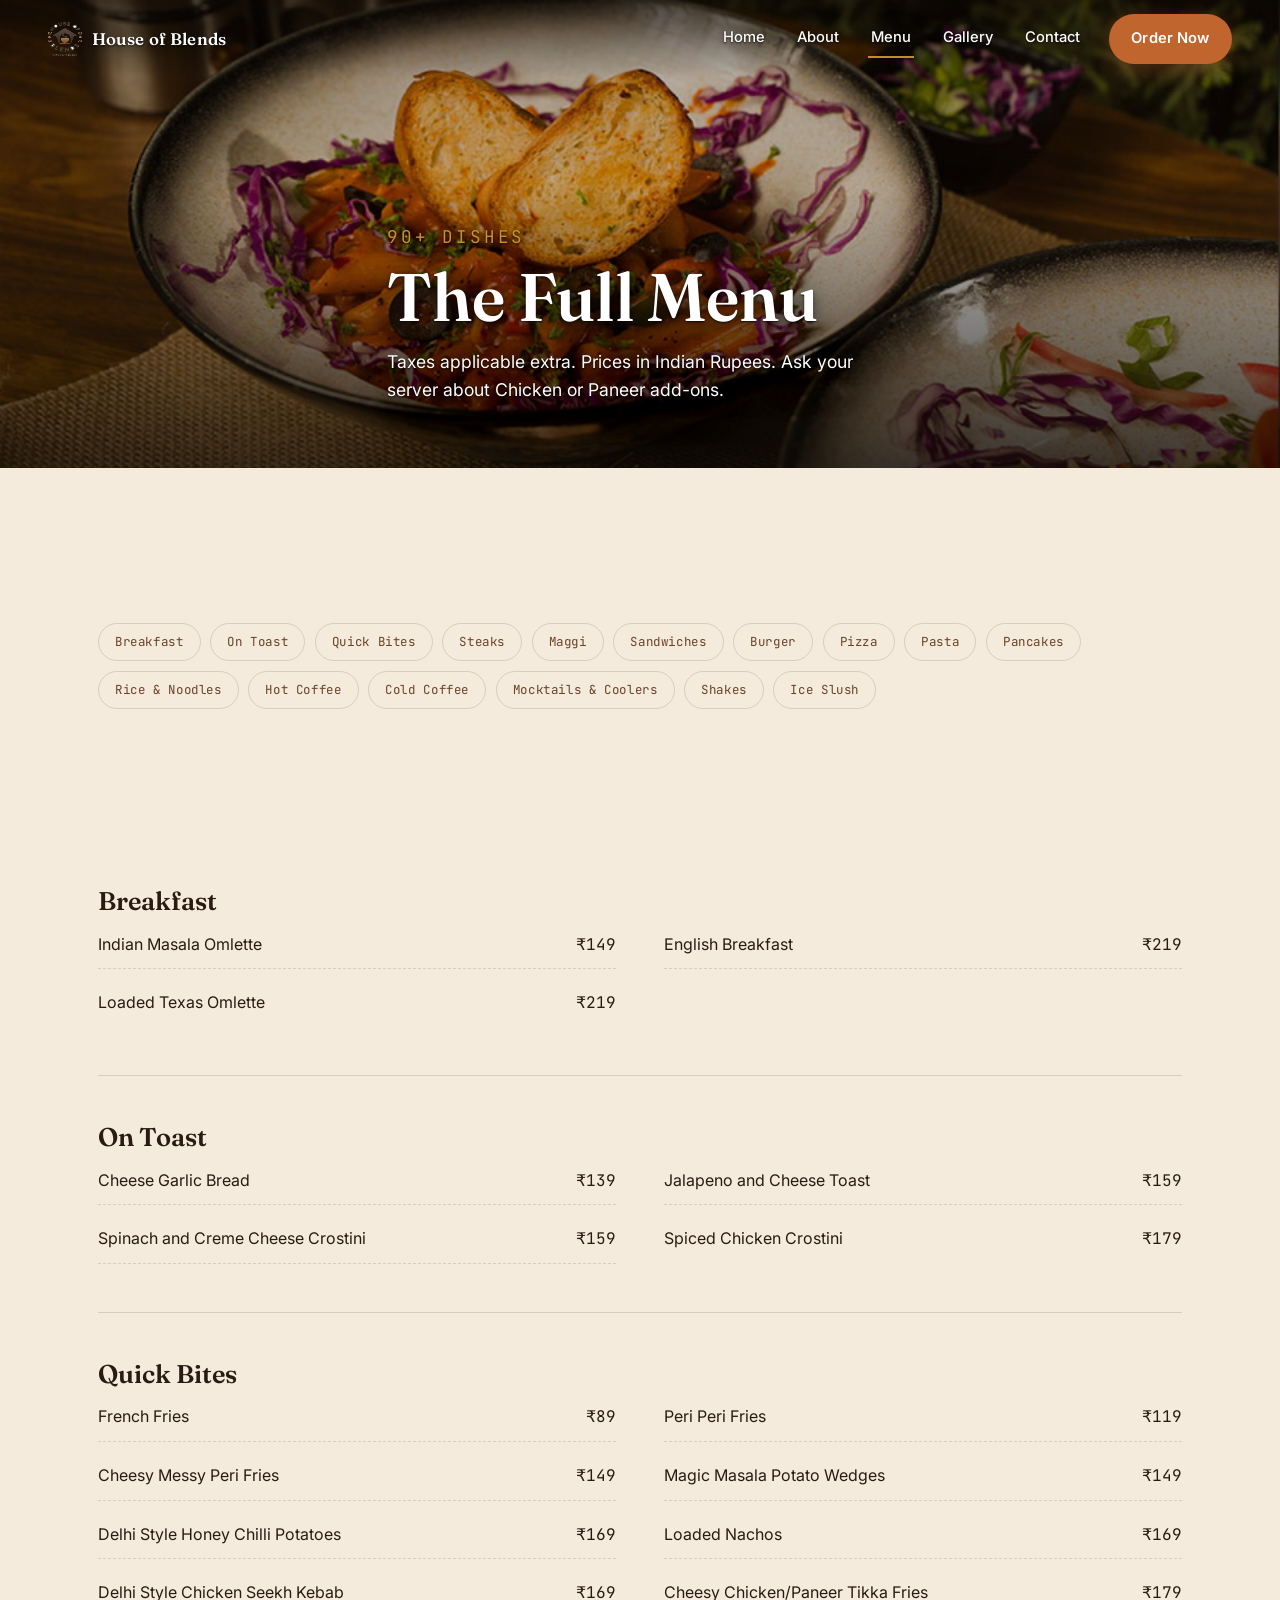
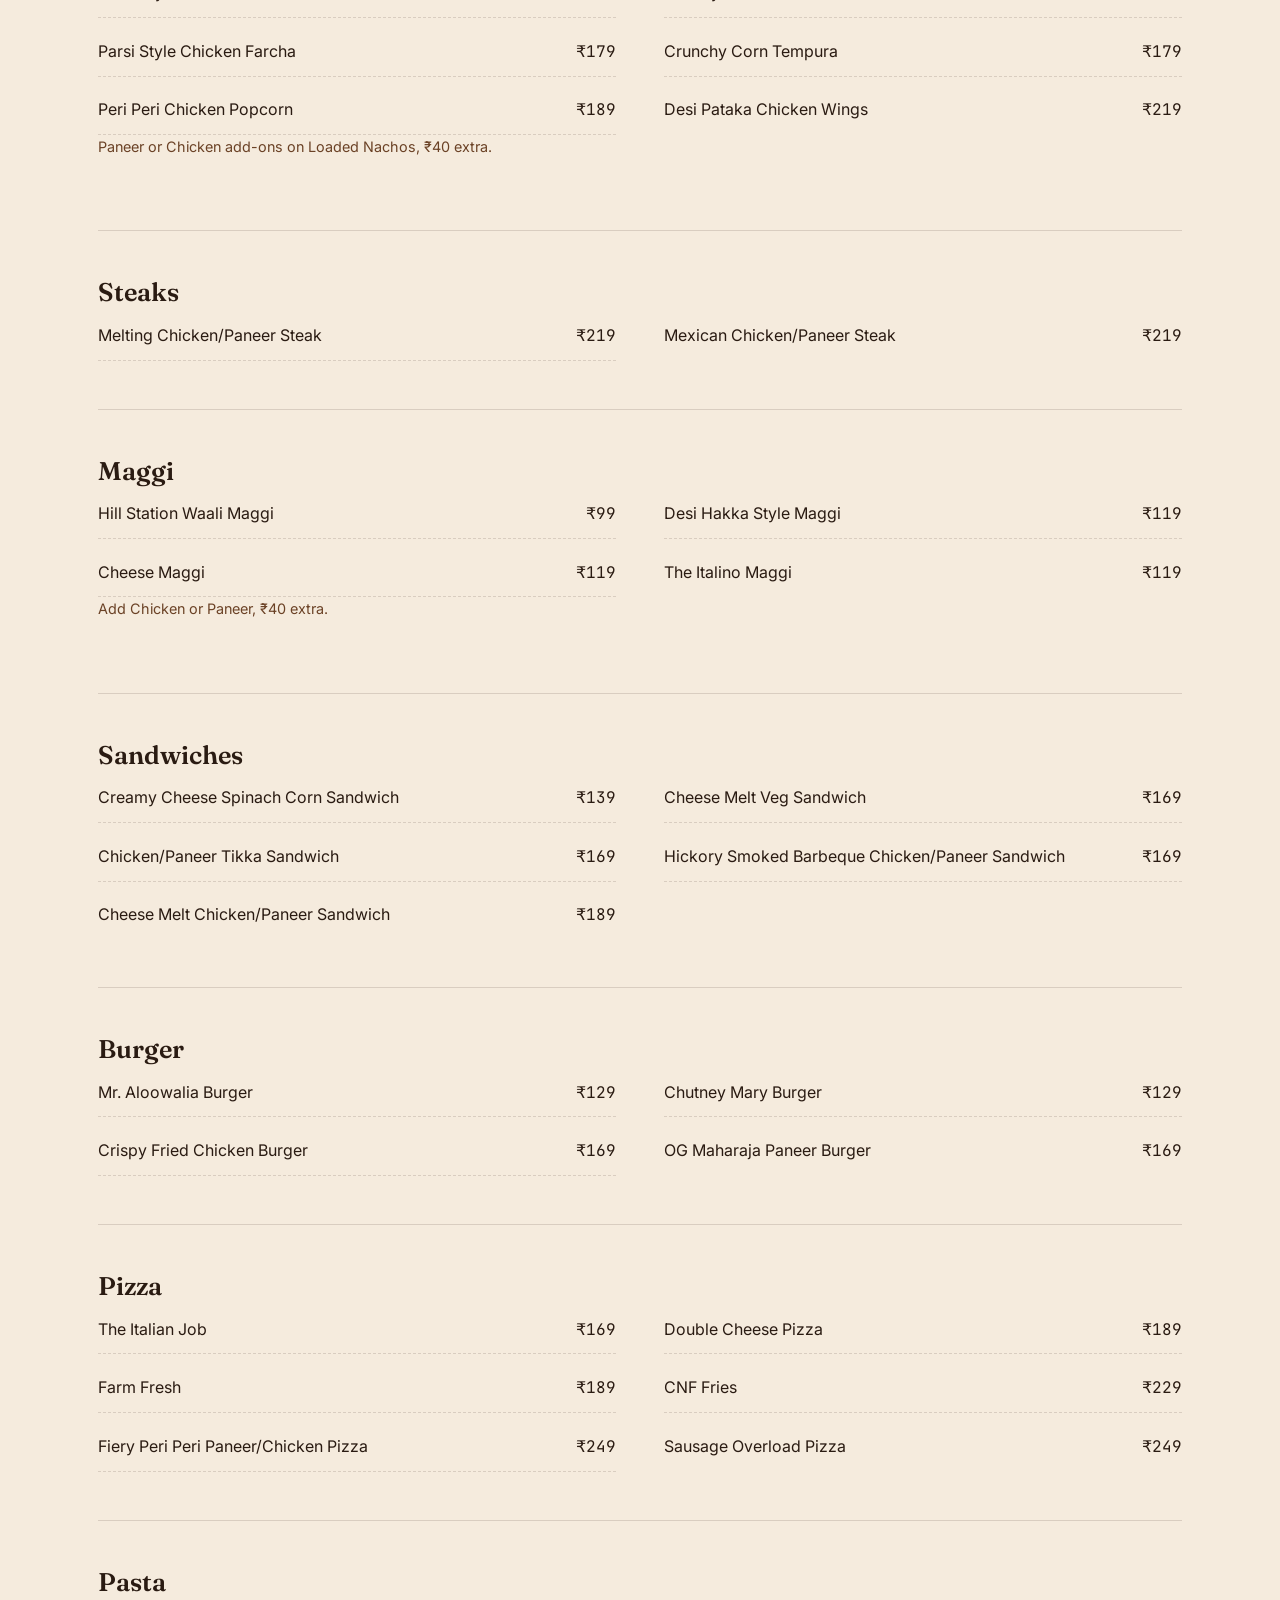
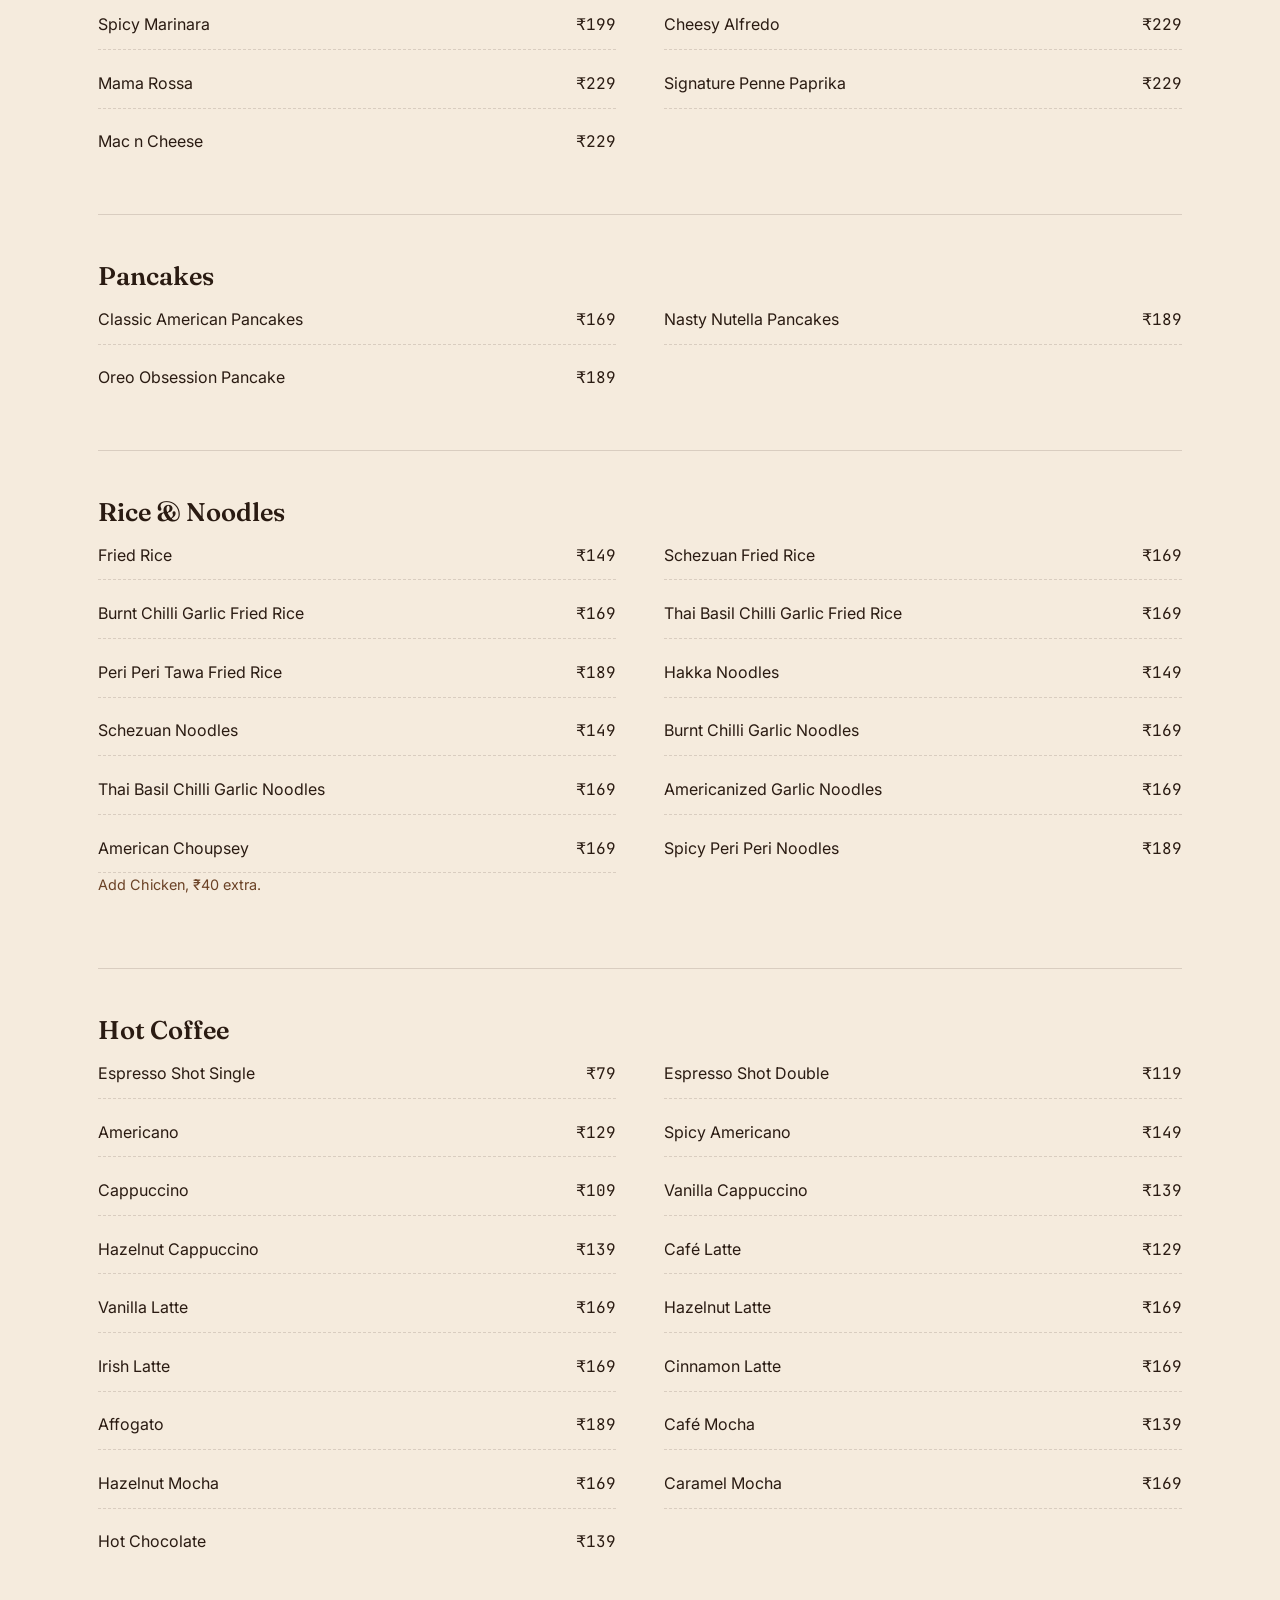
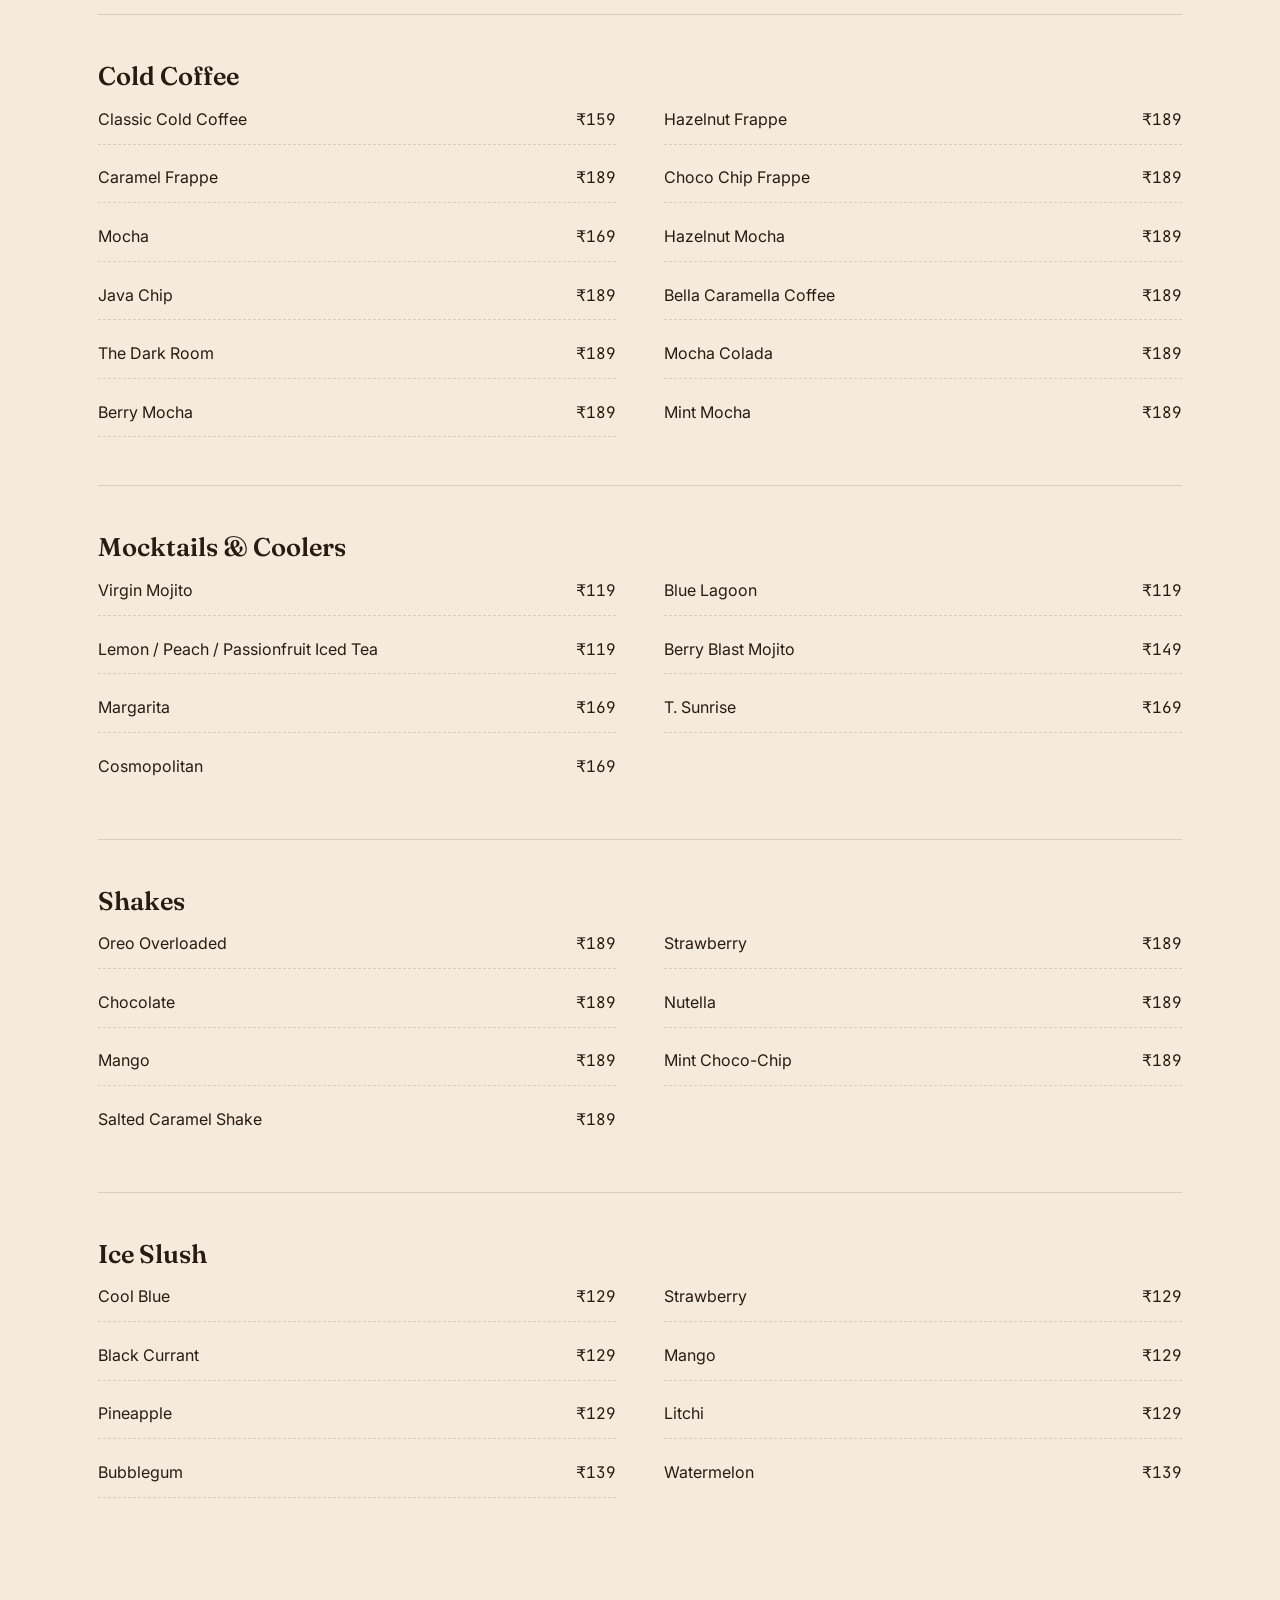
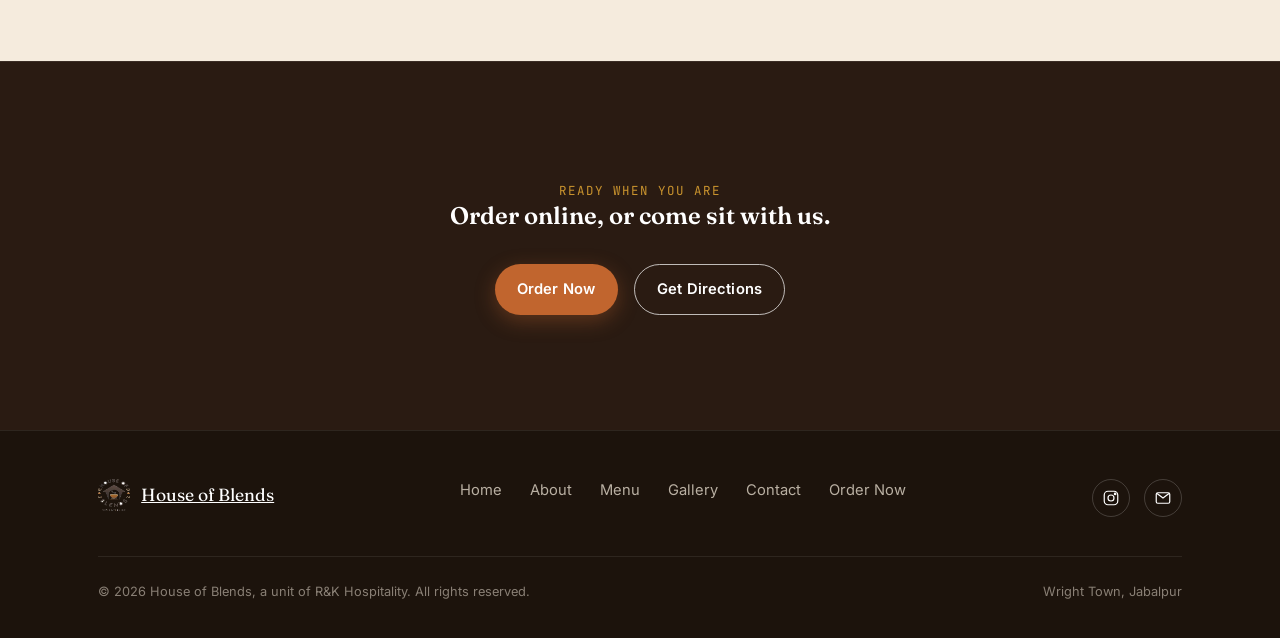
<file: menu.html>
<!DOCTYPE html>
<html lang="en">
<head>
<meta charset="UTF-8">
<meta name="viewport" content="width=device-width, initial-scale=1">
<title>Menu | House of Blends</title>
<meta name="description" content="The full House of Blends menu: breakfast, toast, quick bites, steaks, Maggi, sandwiches, burgers, pizza, pasta, pancakes, rice and noodles, hot and cold coffee, mocktails, shakes, and ice slush.">
<meta name="theme-color" content="#2A1B12">
<link rel="icon" href="data:image/svg+xml,%3Csvg xmlns='http://www.w3.org/2000/svg' viewBox='0 0 32 32'%3E%3Cpath fill='%23C1652E' d='M16 2 2 13v17h28V13z'/%3E%3Ccircle cx='15' cy='21' r='6' fill='%23F5EBDD'/%3E%3Cpath fill='%23F5EBDD' d='M21 18h3a3 3 0 0 1 0 6h-3z'/%3E%3C/svg%3E">
<meta property="og:title" content="Menu | House of Blends">
<meta property="og:description" content="The full House of Blends menu, Wright Town, Jabalpur.">
<meta property="og:image" content="https://hpandey1410.github.io/house-of-blends-scroll/assets/img/penne-pasta.jpg">
<meta property="og:url" content="https://hpandey1410.github.io/house-of-blends-scroll/menu.html">

<link rel="preconnect" href="https://fonts.googleapis.com">
<link rel="preconnect" href="https://fonts.gstatic.com" crossorigin>
<link href="https://fonts.googleapis.com/css2?family=Fraunces:ital,wght@0,500;0,600;1,500&family=Inter:wght@400;500;600&family=JetBrains+Mono:wght@400;500&display=swap" rel="stylesheet">
<link rel="stylesheet" href="assets/css/style.css">
</head>
<body>
<a href="#main" class="skip-link">Skip to content</a>
<div class="bg-grain" aria-hidden="true"></div>

<nav class="nav" id="siteNav">
  <a href="index.html" class="brand">
    <img src="assets/img/logo.png" alt="" width="34" height="34">
    House of Blends
  </a>
  <div class="nav-links">
    <a class="nav-link" href="index.html">Home</a>
    <a class="nav-link" href="about.html">About</a>
    <a class="nav-link active" href="menu.html">Menu</a>
    <a class="nav-link" href="gallery.html">Gallery</a>
    <a class="nav-link" href="contact.html">Contact</a>
    <a class="btn" href="http://houseofblends.in/onlineorder/" target="_blank" rel="noopener">Order Now</a>
  </div>
  <button class="nav-toggle" aria-label="Open menu" aria-expanded="false">
    <svg viewBox="0 0 24 24" fill="none" stroke="currentColor" stroke-width="2" stroke-linecap="round"><path d="M3 6h18M3 12h18M3 18h18"/></svg>
  </button>
</nav>
<div class="mobile-menu" id="mobileMenu">
  <a href="index.html">Home</a>
  <a href="about.html">About</a>
  <a href="menu.html">Menu</a>
  <a href="gallery.html">Gallery</a>
  <a href="contact.html">Contact</a>
  <a class="btn" href="http://houseofblends.in/onlineorder/" target="_blank" rel="noopener">Order Now</a>
</div>

<main id="main" tabindex="-1">

  <div class="page-banner" style="background-image:url('assets/img/penne-pasta.jpg')">
    <div class="wrap">
      <p class="kicker">90+ Dishes</p>
      <h1>The Full Menu</h1>
      <p>Taxes applicable extra. Prices in Indian Rupees. Ask your server about Chicken or Paneer add-ons.</p>
    </div>
  </div>

  <section style="padding-bottom:0">
    <div class="wrap">
      <div class="menu-toc reveal">
        <a href="#breakfast">Breakfast</a>
        <a href="#on-toast">On Toast</a>
        <a href="#quick-bites">Quick Bites</a>
        <a href="#steaks">Steaks</a>
        <a href="#maggi">Maggi</a>
        <a href="#sandwiches">Sandwiches</a>
        <a href="#burger">Burger</a>
        <a href="#pizza">Pizza</a>
        <a href="#pasta">Pasta</a>
        <a href="#pancakes">Pancakes</a>
        <a href="#rice-noodles">Rice &amp; Noodles</a>
        <a href="#hot-coffee">Hot Coffee</a>
        <a href="#cold-coffee">Cold Coffee</a>
        <a href="#mocktails">Mocktails &amp; Coolers</a>
        <a href="#shakes">Shakes</a>
        <a href="#ice-slush">Ice Slush</a>
      </div>
    </div>
  </section>

  <section class="menu-full">
    <div class="wrap">

      <div class="menu-cat" id="breakfast">
        <h2>Breakfast</h2>
        <div class="menu-list">
          <div class="menu-item"><span>Indian Masala Omlette</span><span class="price mono">₹149</span></div>
          <div class="menu-item"><span>English Breakfast</span><span class="price mono">₹219</span></div>
          <div class="menu-item"><span>Loaded Texas Omlette</span><span class="price mono">₹219</span></div>
        </div>
      </div>

      <div class="menu-cat" id="on-toast">
        <h2>On Toast</h2>
        <div class="menu-list">
          <div class="menu-item"><span>Cheese Garlic Bread</span><span class="price mono">₹139</span></div>
          <div class="menu-item"><span>Jalapeno and Cheese Toast</span><span class="price mono">₹159</span></div>
          <div class="menu-item"><span>Spinach and Creme Cheese Crostini</span><span class="price mono">₹159</span></div>
          <div class="menu-item"><span>Spiced Chicken Crostini</span><span class="price mono">₹179</span></div>
        </div>
      </div>

      <div class="menu-cat" id="quick-bites">
        <h2>Quick Bites</h2>
        <div class="menu-list">
          <div class="menu-item"><span>French Fries</span><span class="price mono">₹89</span></div>
          <div class="menu-item"><span>Peri Peri Fries</span><span class="price mono">₹119</span></div>
          <div class="menu-item"><span>Cheesy Messy Peri Fries</span><span class="price mono">₹149</span></div>
          <div class="menu-item"><span>Magic Masala Potato Wedges</span><span class="price mono">₹149</span></div>
          <div class="menu-item"><span>Delhi Style Honey Chilli Potatoes</span><span class="price mono">₹169</span></div>
          <div class="menu-item"><span>Loaded Nachos</span><span class="price mono">₹169</span></div>
          <div class="menu-item"><span>Delhi Style Chicken Seekh Kebab</span><span class="price mono">₹169</span></div>
          <div class="menu-item"><span>Cheesy Chicken/Paneer Tikka Fries</span><span class="price mono">₹179</span></div>
          <div class="menu-item"><span>Parsi Style Chicken Farcha</span><span class="price mono">₹179</span></div>
          <div class="menu-item"><span>Crunchy Corn Tempura</span><span class="price mono">₹179</span></div>
          <div class="menu-item"><span>Peri Peri Chicken Popcorn</span><span class="price mono">₹189</span></div>
          <div class="menu-item"><span>Desi Pataka Chicken Wings</span><span class="price mono">₹219</span></div>
        </div>
        <p class="cat-note">Paneer or Chicken add-ons on Loaded Nachos, ₹40 extra.</p>
      </div>

      <div class="menu-cat" id="steaks">
        <h2>Steaks</h2>
        <div class="menu-list">
          <div class="menu-item"><span>Melting Chicken/Paneer Steak</span><span class="price mono">₹219</span></div>
          <div class="menu-item"><span>Mexican Chicken/Paneer Steak</span><span class="price mono">₹219</span></div>
        </div>
      </div>

      <div class="menu-cat" id="maggi">
        <h2>Maggi</h2>
        <div class="menu-list">
          <div class="menu-item"><span>Hill Station Waali Maggi</span><span class="price mono">₹99</span></div>
          <div class="menu-item"><span>Desi Hakka Style Maggi</span><span class="price mono">₹119</span></div>
          <div class="menu-item"><span>Cheese Maggi</span><span class="price mono">₹119</span></div>
          <div class="menu-item"><span>The Italino Maggi</span><span class="price mono">₹119</span></div>
        </div>
        <p class="cat-note">Add Chicken or Paneer, ₹40 extra.</p>
      </div>

      <div class="menu-cat" id="sandwiches">
        <h2>Sandwiches</h2>
        <div class="menu-list">
          <div class="menu-item"><span>Creamy Cheese Spinach Corn Sandwich</span><span class="price mono">₹139</span></div>
          <div class="menu-item"><span>Cheese Melt Veg Sandwich</span><span class="price mono">₹169</span></div>
          <div class="menu-item"><span>Chicken/Paneer Tikka Sandwich</span><span class="price mono">₹169</span></div>
          <div class="menu-item"><span>Hickory Smoked Barbeque Chicken/Paneer Sandwich</span><span class="price mono">₹169</span></div>
          <div class="menu-item"><span>Cheese Melt Chicken/Paneer Sandwich</span><span class="price mono">₹189</span></div>
        </div>
      </div>

      <div class="menu-cat" id="burger">
        <h2>Burger</h2>
        <div class="menu-list">
          <div class="menu-item"><span>Mr. Aloowalia Burger</span><span class="price mono">₹129</span></div>
          <div class="menu-item"><span>Chutney Mary Burger</span><span class="price mono">₹129</span></div>
          <div class="menu-item"><span>Crispy Fried Chicken Burger</span><span class="price mono">₹169</span></div>
          <div class="menu-item"><span>OG Maharaja Paneer Burger</span><span class="price mono">₹169</span></div>
        </div>
      </div>

      <div class="menu-cat" id="pizza">
        <h2>Pizza</h2>
        <div class="menu-list">
          <div class="menu-item"><span>The Italian Job</span><span class="price mono">₹169</span></div>
          <div class="menu-item"><span>Double Cheese Pizza</span><span class="price mono">₹189</span></div>
          <div class="menu-item"><span>Farm Fresh</span><span class="price mono">₹189</span></div>
          <div class="menu-item"><span>CNF Fries</span><span class="price mono">₹229</span></div>
          <div class="menu-item"><span>Fiery Peri Peri Paneer/Chicken Pizza</span><span class="price mono">₹249</span></div>
          <div class="menu-item"><span>Sausage Overload Pizza</span><span class="price mono">₹249</span></div>
        </div>
      </div>

      <div class="menu-cat" id="pasta">
        <h2>Pasta</h2>
        <div class="menu-list">
          <div class="menu-item"><span>Spicy Marinara</span><span class="price mono">₹199</span></div>
          <div class="menu-item"><span>Cheesy Alfredo</span><span class="price mono">₹229</span></div>
          <div class="menu-item"><span>Mama Rossa</span><span class="price mono">₹229</span></div>
          <div class="menu-item"><span>Signature Penne Paprika</span><span class="price mono">₹229</span></div>
          <div class="menu-item"><span>Mac n Cheese</span><span class="price mono">₹229</span></div>
        </div>
      </div>

      <div class="menu-cat" id="pancakes">
        <h2>Pancakes</h2>
        <div class="menu-list">
          <div class="menu-item"><span>Classic American Pancakes</span><span class="price mono">₹169</span></div>
          <div class="menu-item"><span>Nasty Nutella Pancakes</span><span class="price mono">₹189</span></div>
          <div class="menu-item"><span>Oreo Obsession Pancake</span><span class="price mono">₹189</span></div>
        </div>
      </div>

      <div class="menu-cat" id="rice-noodles">
        <h2>Rice &amp; Noodles</h2>
        <div class="menu-list">
          <div class="menu-item"><span>Fried Rice</span><span class="price mono">₹149</span></div>
          <div class="menu-item"><span>Schezuan Fried Rice</span><span class="price mono">₹169</span></div>
          <div class="menu-item"><span>Burnt Chilli Garlic Fried Rice</span><span class="price mono">₹169</span></div>
          <div class="menu-item"><span>Thai Basil Chilli Garlic Fried Rice</span><span class="price mono">₹169</span></div>
          <div class="menu-item"><span>Peri Peri Tawa Fried Rice</span><span class="price mono">₹189</span></div>
          <div class="menu-item"><span>Hakka Noodles</span><span class="price mono">₹149</span></div>
          <div class="menu-item"><span>Schezuan Noodles</span><span class="price mono">₹149</span></div>
          <div class="menu-item"><span>Burnt Chilli Garlic Noodles</span><span class="price mono">₹169</span></div>
          <div class="menu-item"><span>Thai Basil Chilli Garlic Noodles</span><span class="price mono">₹169</span></div>
          <div class="menu-item"><span>Americanized Garlic Noodles</span><span class="price mono">₹169</span></div>
          <div class="menu-item"><span>American Choupsey</span><span class="price mono">₹169</span></div>
          <div class="menu-item"><span>Spicy Peri Peri Noodles</span><span class="price mono">₹189</span></div>
        </div>
        <p class="cat-note">Add Chicken, ₹40 extra.</p>
      </div>

      <div class="menu-cat" id="hot-coffee">
        <h2>Hot Coffee</h2>
        <div class="menu-list">
          <div class="menu-item"><span>Espresso Shot Single</span><span class="price mono">₹79</span></div>
          <div class="menu-item"><span>Espresso Shot Double</span><span class="price mono">₹119</span></div>
          <div class="menu-item"><span>Americano</span><span class="price mono">₹129</span></div>
          <div class="menu-item"><span>Spicy Americano</span><span class="price mono">₹149</span></div>
          <div class="menu-item"><span>Cappuccino</span><span class="price mono">₹109</span></div>
          <div class="menu-item"><span>Vanilla Cappuccino</span><span class="price mono">₹139</span></div>
          <div class="menu-item"><span>Hazelnut Cappuccino</span><span class="price mono">₹139</span></div>
          <div class="menu-item"><span>Café Latte</span><span class="price mono">₹129</span></div>
          <div class="menu-item"><span>Vanilla Latte</span><span class="price mono">₹169</span></div>
          <div class="menu-item"><span>Hazelnut Latte</span><span class="price mono">₹169</span></div>
          <div class="menu-item"><span>Irish Latte</span><span class="price mono">₹169</span></div>
          <div class="menu-item"><span>Cinnamon Latte</span><span class="price mono">₹169</span></div>
          <div class="menu-item"><span>Affogato</span><span class="price mono">₹189</span></div>
          <div class="menu-item"><span>Café Mocha</span><span class="price mono">₹139</span></div>
          <div class="menu-item"><span>Hazelnut Mocha</span><span class="price mono">₹169</span></div>
          <div class="menu-item"><span>Caramel Mocha</span><span class="price mono">₹169</span></div>
          <div class="menu-item"><span>Hot Chocolate</span><span class="price mono">₹139</span></div>
        </div>
      </div>

      <div class="menu-cat" id="cold-coffee">
        <h2>Cold Coffee</h2>
        <div class="menu-list">
          <div class="menu-item"><span>Classic Cold Coffee</span><span class="price mono">₹159</span></div>
          <div class="menu-item"><span>Hazelnut Frappe</span><span class="price mono">₹189</span></div>
          <div class="menu-item"><span>Caramel Frappe</span><span class="price mono">₹189</span></div>
          <div class="menu-item"><span>Choco Chip Frappe</span><span class="price mono">₹189</span></div>
          <div class="menu-item"><span>Mocha</span><span class="price mono">₹169</span></div>
          <div class="menu-item"><span>Hazelnut Mocha</span><span class="price mono">₹189</span></div>
          <div class="menu-item"><span>Java Chip</span><span class="price mono">₹189</span></div>
          <div class="menu-item"><span>Bella Caramella Coffee</span><span class="price mono">₹189</span></div>
          <div class="menu-item"><span>The Dark Room</span><span class="price mono">₹189</span></div>
          <div class="menu-item"><span>Mocha Colada</span><span class="price mono">₹189</span></div>
          <div class="menu-item"><span>Berry Mocha</span><span class="price mono">₹189</span></div>
          <div class="menu-item"><span>Mint Mocha</span><span class="price mono">₹189</span></div>
        </div>
      </div>

      <div class="menu-cat" id="mocktails">
        <h2>Mocktails &amp; Coolers</h2>
        <div class="menu-list">
          <div class="menu-item"><span>Virgin Mojito</span><span class="price mono">₹119</span></div>
          <div class="menu-item"><span>Blue Lagoon</span><span class="price mono">₹119</span></div>
          <div class="menu-item"><span>Lemon / Peach / Passionfruit Iced Tea</span><span class="price mono">₹119</span></div>
          <div class="menu-item"><span>Berry Blast Mojito</span><span class="price mono">₹149</span></div>
          <div class="menu-item"><span>Margarita</span><span class="price mono">₹169</span></div>
          <div class="menu-item"><span>T. Sunrise</span><span class="price mono">₹169</span></div>
          <div class="menu-item"><span>Cosmopolitan</span><span class="price mono">₹169</span></div>
        </div>
      </div>

      <div class="menu-cat" id="shakes">
        <h2>Shakes</h2>
        <div class="menu-list">
          <div class="menu-item"><span>Oreo Overloaded</span><span class="price mono">₹189</span></div>
          <div class="menu-item"><span>Strawberry</span><span class="price mono">₹189</span></div>
          <div class="menu-item"><span>Chocolate</span><span class="price mono">₹189</span></div>
          <div class="menu-item"><span>Nutella</span><span class="price mono">₹189</span></div>
          <div class="menu-item"><span>Mango</span><span class="price mono">₹189</span></div>
          <div class="menu-item"><span>Mint Choco-Chip</span><span class="price mono">₹189</span></div>
          <div class="menu-item"><span>Salted Caramel Shake</span><span class="price mono">₹189</span></div>
        </div>
      </div>

      <div class="menu-cat" id="ice-slush">
        <h2>Ice Slush</h2>
        <div class="menu-list">
          <div class="menu-item"><span>Cool Blue</span><span class="price mono">₹129</span></div>
          <div class="menu-item"><span>Strawberry</span><span class="price mono">₹129</span></div>
          <div class="menu-item"><span>Black Currant</span><span class="price mono">₹129</span></div>
          <div class="menu-item"><span>Mango</span><span class="price mono">₹129</span></div>
          <div class="menu-item"><span>Pineapple</span><span class="price mono">₹129</span></div>
          <div class="menu-item"><span>Litchi</span><span class="price mono">₹129</span></div>
          <div class="menu-item"><span>Bubblegum</span><span class="price mono">₹139</span></div>
          <div class="menu-item"><span>Watermelon</span><span class="price mono">₹139</span></div>
        </div>
      </div>

    </div>
  </section>

  <section class="visit">
    <div class="wrap">
      <div class="grid" style="grid-template-columns:1fr;text-align:center;align-items:center">
        <div class="reveal" style="max-width:56ch;margin:0 auto">
          <span class="kicker" style="color:var(--gold)">Ready when you are</span>
          <h2>Order online, or come sit with us.</h2>
          <div class="visit-actions" style="justify-content:center">
            <a class="btn" href="http://houseofblends.in/onlineorder/" target="_blank" rel="noopener">Order Now</a>
            <a class="btn btn-ghost" href="contact.html">Get Directions</a>
          </div>
        </div>
      </div>
    </div>
  </section>

</main>

<footer>
  <div class="wrap">
    <div class="footer-grid">
      <a href="index.html" class="footer-brand">
        <img src="assets/img/logo.png" alt="">
        House of Blends
      </a>
      <nav class="footer-nav" aria-label="Footer">
        <a href="index.html">Home</a>
        <a href="about.html">About</a>
        <a href="menu.html">Menu</a>
        <a href="gallery.html">Gallery</a>
        <a href="contact.html">Contact</a>
        <a href="http://houseofblends.in/onlineorder/" target="_blank" rel="noopener">Order Now</a>
      </nav>
      <div class="footer-social">
        <a href="https://www.instagram.com/houseofblend_hob/" target="_blank" rel="noopener" aria-label="House of Blends on Instagram">
          <svg width="18" height="18" viewBox="0 0 24 24" fill="none" stroke="currentColor" stroke-width="1.6"><rect x="3" y="3" width="18" height="18" rx="5"/><circle cx="12" cy="12" r="4"/><circle cx="17.5" cy="6.5" r="1"/></svg>
        </a>
        <a href="mailto:contact@houseofblends.in" aria-label="Email House of Blends">
          <svg width="18" height="18" viewBox="0 0 24 24" fill="none" stroke="currentColor" stroke-width="1.6"><rect x="3" y="5" width="18" height="14" rx="2"/><path d="m4 6 8 6 8-6"/></svg>
        </a>
      </div>
    </div>
    <div class="footer-bottom">
      <span>© <span id="yearNow">2026</span> House of Blends, a unit of R&amp;K Hospitality. All rights reserved.</span>
      <span>Wright Town, Jabalpur</span>
    </div>
  </div>
</footer>

<script src="assets/js/site.js"></script>
</body>
</html>
</file>
<file: assets/css/style.css>
/* House of Blends — tokens, sampled from the hero footage and the brand's own logo */
:root{
  --canvas:#F5EBDD;
  --panel:#FFFBF4;
  --panel-deep:#EEDFC4;
  --ink:#2A1B12;
  --ink-soft:#6B4226;
  --accent:#C1652E;
  --accent-hover:#A6511F;
  --accent-muted:rgba(193,101,46,.16);
  --gold:#C9932E;
  --line:rgba(42,27,18,.14);
  --ease:cubic-bezier(.22,.68,.32,1);
  --ease-soft:cubic-bezier(.4,0,.2,1);
  --tshadow:0 1px 2px rgba(10,6,3,.85),0 3px 14px rgba(10,6,3,.55),0 12px 46px rgba(10,6,3,.55);
  --radius:18px;
}

*,*::before,*::after{box-sizing:border-box}
html,body{overflow-x:hidden;overflow-x:clip}
html{scroll-behavior:auto}
body{
  margin:0;
  background:var(--canvas);
  color:var(--ink);
  font-family:'Inter',system-ui,sans-serif;
  font-size:16px;
  line-height:1.6;
  -webkit-font-smoothing:antialiased;
}
h1,h2,h3,h4{font-family:'Fraunces',Georgia,serif;font-weight:600;line-height:1.08;margin:0}
p{margin:0}
a{color:inherit}
img{max-width:100%;display:block}
.mono{font-family:'JetBrains Mono',ui-monospace,monospace}
.visually-hidden{position:absolute;width:1px;height:1px;padding:0;margin:-1px;overflow:hidden;clip:rect(0,0,0,0);white-space:nowrap;border:0}

.skip-link{
  position:absolute;left:12px;top:-60px;z-index:200;
  background:var(--ink);color:var(--canvas);padding:.75rem 1.25rem;border-radius:10px;
  transition:top .2s var(--ease);
}
.skip-link:focus{top:12px}

:focus-visible{outline:3px solid var(--accent);outline-offset:3px}

/* ---------- fixed environment layer ---------- */
.bg-grain{
  position:fixed;inset:0;z-index:0;pointer-events:none;
  background-image:radial-gradient(1200px 800px at 15% -10%, rgba(193,101,46,.10), transparent 60%),
                    radial-gradient(1000px 700px at 100% 10%, rgba(201,147,46,.08), transparent 55%);
  animation:drift 70s linear infinite alternate;
}
@keyframes drift{from{transform:translate3d(0,0,0)}to{transform:translate3d(-1.5%,1%,0)}}

/* ---------- nav ---------- */
.nav{
  position:fixed;top:0;left:0;right:0;z-index:100;
  display:flex;align-items:center;justify-content:space-between;
  padding:.9rem clamp(1.25rem,4vw,3rem);
  background:linear-gradient(rgba(10,6,3,.55),rgba(10,6,3,0));
  transition:background .3s var(--ease-soft),backdrop-filter .3s var(--ease-soft);
}
.nav.solid{background:rgba(245,235,221,.92);backdrop-filter:blur(10px);box-shadow:0 1px 0 var(--line)}
.nav.solid .nav-link,.nav.solid .brand{color:var(--ink);text-shadow:none}
.brand{
  display:flex;align-items:center;gap:.6rem;
  font-family:'Fraunces',serif;font-weight:600;font-size:1.05rem;letter-spacing:.01em;
  color:#fff;text-shadow:var(--tshadow);text-decoration:none;
}
.brand img{width:34px;height:34px;border-radius:8px}
.nav-links{display:flex;align-items:center;gap:clamp(1rem,2vw,2rem)}
.nav-link{
  color:#fff;text-shadow:var(--tshadow);text-decoration:none;font-size:.92rem;font-weight:500;
  padding:.4rem .2rem;border-bottom:2px solid transparent;transition:border-color .2s var(--ease),opacity .2s;
}
.nav-link:hover{border-color:var(--gold)}
.nav-link.active{border-color:var(--gold);opacity:1}
.nav.solid .nav-link.active{border-color:var(--accent)}
.btn{
  display:inline-flex;align-items:center;justify-content:center;gap:.5rem;
  background:var(--accent);color:#fff;text-decoration:none;
  font-weight:600;font-size:.92rem;letter-spacing:.01em;
  padding:.8rem 1.4rem;border-radius:999px;border:none;cursor:pointer;
  transition:background .2s var(--ease-soft),transform .2s var(--ease-soft),box-shadow .2s var(--ease-soft);
  text-shadow:none;box-shadow:0 6px 20px rgba(193,101,46,.35);
}
.btn:hover{background:var(--accent-hover);transform:translateY(-1px);box-shadow:0 10px 26px rgba(193,101,46,.42)}
.btn:active{transform:translateY(0)}
.btn-ghost{background:transparent;border:1.5px solid rgba(255,255,255,.7);box-shadow:none}
.btn-ghost:hover{background:rgba(255,255,255,.12)}
@media (pointer:coarse){.btn{min-height:44px}}

.nav-toggle{
  display:none;background:none;border:none;padding:.5rem;cursor:pointer;
  width:44px;height:44px;align-items:center;justify-content:center;color:#fff;
}
.nav-toggle svg{width:24px;height:24px}
.nav.solid .nav-toggle{color:var(--ink)}
.mobile-menu{
  position:fixed;inset:0 0 auto 0;top:0;z-index:99;
  background:var(--canvas);padding:5.5rem 1.5rem 2rem;
  display:flex;flex-direction:column;gap:.25rem;
  transform:translateY(-100%);transition:transform .35s var(--ease);
  max-height:100vh;overflow-y:auto;
}
.mobile-menu.open{transform:translateY(0)}
.mobile-menu a{
  color:var(--ink);text-decoration:none;font-family:'Fraunces',serif;font-size:1.5rem;
  padding:.85rem 0;border-bottom:1px solid var(--line);
}
.mobile-menu .btn{margin-top:1.5rem;align-self:flex-start}
body.menu-open{overflow:hidden}

/* ---------- page banner (inner pages) ---------- */
.page-banner{
  position:relative;height:52vh;min-height:360px;display:flex;align-items:flex-end;
  background-size:cover;background-position:center;overflow:hidden;
}
.page-banner::before{
  content:"";position:absolute;inset:0;
  background:linear-gradient(180deg,rgba(10,7,4,.35) 0%,rgba(10,7,4,.25) 40%,rgba(10,7,4,.78) 100%);
}
.page-banner .wrap{position:relative;z-index:1;padding-bottom:clamp(2.5rem,5vw,4rem)}
.page-banner .kicker{color:var(--gold);text-shadow:var(--tshadow)}
.page-banner h1{color:#fff;text-shadow:var(--tshadow);font-size:clamp(2.4rem,6vw,4.2rem);margin-top:.6rem}
.page-banner p{color:#fff;text-shadow:var(--tshadow);margin-top:.9rem;font-size:1.1rem;max-width:46ch}

/* ================= HERO / SCRUB ================= */
.hero{position:relative;height:920vh}
.hero-stage{
  position:sticky;top:0;height:100vh;width:100%;overflow:hidden;
  background:#1c130c;
}
.hero-media{position:absolute;inset:0;width:100%;height:100%}
.hero-media video,.poster{
  position:absolute;inset:0;width:100%;height:100%;object-fit:cover;object-position:center;
}
.poster{background-size:cover;background-position:center;opacity:1;transition:opacity .6s var(--ease-soft)}
.hero-media video{opacity:0;transition:opacity .5s var(--ease-soft);will-change:transform;transform:translateZ(0)}
.hero-stage.video-ready .hero-media video{opacity:1}
.hero-stage.video-ready .poster{opacity:0}

.scrim{position:absolute;inset:0;pointer-events:none;
  background:radial-gradient(ellipse 130% 95% at 50% 46%,rgba(10,7,4,0) 30%,rgba(10,7,4,.60) 100%);
}

.hero-frame{position:absolute;inset:0;z-index:5}
.band{
  position:absolute;left:0;right:0;display:flex;flex-direction:column;align-items:center;
  text-align:center;padding:0 1.25rem;opacity:0;pointer-events:none;
}
.band::before{
  content:"";position:absolute;inset:-6% -4%;pointer-events:none;z-index:-1;
  opacity:calc(.2 + .8*var(--k,1));
  background:radial-gradient(ellipse 76% 62% at 50% 50%,rgba(6,4,2,.68) 0%,rgba(6,4,2,.46) 46%,rgba(6,4,2,0) 76%);
}
.band-1{top:16%}
.band-2{top:42%}
.band-3{top:64%;bottom:auto}
.band .kicker{
  color:var(--gold);text-shadow:var(--tshadow);font-family:'JetBrains Mono',monospace;
  font-size:.78rem;letter-spacing:.16em;text-transform:uppercase;margin-bottom:.9rem;
}
.band h1,.band h2{color:#fff;text-shadow:var(--tshadow)}
.band h1{font-size:clamp(2.6rem,7vw,5.4rem)}
.band h2{font-size:clamp(1.5rem,3.4vw,2.3rem);font-weight:500;max-width:26ch}
.band .sub{color:#fff;text-shadow:var(--tshadow);font-size:clamp(1.02rem,1.6vw,1.3rem);max-width:38ch;margin-top:1rem;font-weight:400}
.band .cta-row{display:flex;gap:1rem;align-items:center;margin-top:1.8rem;flex-wrap:wrap;justify-content:center}
.band .chip{
  background:rgba(8,8,15,.5);border:1px solid rgba(255,255,255,.22);border-radius:999px;
  padding:.5rem 1rem;font-size:.82rem;color:#fff;backdrop-filter:blur(8px);text-shadow:0 1px 3px rgba(5,5,10,.85);
  display:inline-flex;align-items:center;gap:.5rem;
}

/* word / char split entrances, driven by --k (0..1) set from JS */
.split-w{display:inline-block;overflow:hidden;padding-bottom:.12em;margin-bottom:-.12em}
.split-w .w{display:inline-block;will-change:transform,opacity}
.w{--kc:clamp(0,(var(--k,0) - var(--th,0))*2.8,1);opacity:var(--kc);
   transform:translateY(calc((1 - var(--kc))*28px));transition:none}

.blur-copy{position:relative;display:inline-block}
.blur-copy .soft{position:absolute;inset:0;filter:blur(10px);opacity:calc(1 - var(--k,0));transition:none}
.blur-copy .sharp{opacity:var(--k,0);transition:none}

.band-settle .cta-row{--kb:clamp(0,(var(--k,0) - 0.6)*4,1);opacity:var(--kb);transform:translateY(calc((1 - var(--kb))*14px))}

.scrollcue{
  position:absolute;left:50%;bottom:2.6rem;transform:translateX(-50%);z-index:6;
  display:flex;flex-direction:column;align-items:center;gap:.5rem;color:#fff;text-shadow:var(--tshadow);
  opacity:1;transition:opacity .4s var(--ease-soft);
}
.scrollcue .stem{width:1px;height:34px;background:linear-gradient(#fff,transparent);animation:cue 1.8s ease-in-out infinite}
.scrollcue span{font-family:'JetBrains Mono',monospace;font-size:.68rem;letter-spacing:.16em;text-transform:uppercase;opacity:.85}
@keyframes cue{0%{transform:scaleY(.4);opacity:.3}50%{transform:scaleY(1);opacity:1}100%{transform:scaleY(.4);opacity:.3}}
.hero.past-start .scrollcue{opacity:0}

.ring{position:absolute;left:50%;top:50%;transform:translate(-50%,-50%) rotate(-90deg);width:48px;height:48px;color:#fff;z-index:4;opacity:.9}

/* ================= SECTIONS ================= */
main{position:relative;z-index:1;background:var(--canvas)}
.wrap{max-width:1180px;margin:0 auto;padding:0 clamp(1.25rem,4vw,3rem)}
section{position:relative;padding:clamp(4.5rem,9vw,7.5rem) 0}

.kicker-row{display:flex;align-items:center;gap:.9rem;margin-bottom:1rem}
.kicker-row .line-motif{width:46px;height:20px;flex:none}
.kicker{font-family:'JetBrains Mono',monospace;font-size:.78rem;letter-spacing:.16em;text-transform:uppercase;color:var(--accent)}
.section-head{max-width:52ch}
.section-head h2{font-size:clamp(2rem,4.2vw,3rem);color:var(--ink)}
.section-head p{margin-top:1rem;color:var(--ink-soft);font-size:1.05rem;max-width:48ch}

.intro{padding-top:clamp(5.5rem,10vw,8rem)}
.intro .grid{display:grid;grid-template-columns:1.1fr .9fr;gap:clamp(2rem,5vw,4rem);align-items:center}
.intro p.lede{font-size:clamp(1.2rem,2vw,1.55rem);color:var(--ink);font-weight:400;line-height:1.5}
.intro p.lede em{font-style:italic;color:var(--accent)}
.intro-figure{position:relative;border-radius:var(--radius);overflow:hidden;aspect-ratio:4/5;box-shadow:0 30px 60px -20px rgba(42,27,18,.35)}
.intro-figure img{width:100%;height:100%;object-fit:cover}
.intro-figure::after{content:"";position:absolute;inset:0;box-shadow:inset 0 0 0 1px rgba(255,255,255,.15)}

.reveal{opacity:0;transform:translateY(26px);transition:opacity .7s var(--ease),transform .7s var(--ease)}
.reveal.in{opacity:1;transform:translateY(0)}
.stagger .reveal:nth-child(1){transition-delay:0ms}
.stagger .reveal:nth-child(2){transition-delay:90ms}
.stagger .reveal:nth-child(3){transition-delay:180ms}
.stagger .reveal:nth-child(4){transition-delay:270ms}
.stagger .reveal:nth-child(5){transition-delay:360ms}
.stagger .reveal:nth-child(6){transition-delay:450ms}
.stagger.settled .reveal{transition-delay:0ms !important}

/* ---- act sections (SIP / EAT / BLISS) ---- */
.act{border-top:1px solid var(--line)}
.act-sip{background:var(--canvas)}
.act-eat{background:var(--panel)}
.act-bliss{background:var(--canvas)}

.menu-grid{display:grid;grid-template-columns:repeat(3,1fr);gap:1.5rem;margin-top:3rem}
.menu-card{
  background:var(--panel);border-radius:var(--radius);overflow:hidden;border:1px solid var(--line);
  transition:transform .35s var(--ease),box-shadow .35s var(--ease);cursor:default;
}
.menu-card:hover{transform:translateY(-6px);box-shadow:0 24px 44px -22px rgba(42,27,18,.35)}
.menu-card .photo{aspect-ratio:4/3;overflow:hidden}
.menu-card .photo img{width:100%;height:100%;object-fit:cover;transition:transform .6s var(--ease)}
.menu-card:hover .photo img{transform:scale(1.06)}
.menu-card .body{padding:1.25rem 1.35rem 1.4rem}
.menu-card h3{font-size:1.15rem;color:var(--ink);margin-bottom:.3rem}
.menu-card .items{margin-top:.9rem;display:flex;flex-direction:column;gap:.5rem}
.menu-item{display:flex;justify-content:space-between;gap:.75rem;font-size:.92rem;color:var(--ink-soft);border-bottom:1px dashed var(--line);padding-bottom:.45rem}
.menu-item:last-child{border-bottom:none;padding-bottom:0}
.menu-item .price{font-family:'JetBrains Mono',monospace;color:var(--ink);white-space:nowrap}
.menu-note{margin-top:2.5rem;color:var(--ink-soft);font-size:.92rem;display:flex;align-items:center;gap:.6rem}

/* pour interaction */
.pour{
  margin-top:3.5rem;display:grid;grid-template-columns:auto 1fr;gap:2.5rem;align-items:center;
  background:var(--panel);border:1px solid var(--line);border-radius:24px;padding:clamp(1.75rem,3vw,2.75rem);
}
.pour-cup{
  position:relative;width:112px;height:120px;flex:none;-webkit-user-select:none;user-select:none;
  touch-action:none;cursor:pointer;
}
.pour-cup svg{width:100%;height:100%;display:block}
.pour-fill{transform-origin:bottom;transform:scaleY(var(--pour,0));transition:transform .12s linear}
.pour-cup.releasing .pour-fill{transition:transform .6s var(--ease-soft)}
.pour-ring{stroke-dasharray:270;stroke-dashoffset:calc(270 - 270 * var(--pour,0));transition:stroke-dashoffset .12s linear}
.pour-cup.releasing .pour-ring{transition:stroke-dashoffset .6s var(--ease-soft)}
.pour-copy h3{color:var(--ink);font-size:1.3rem;margin-bottom:.5rem}
.pour-copy p{color:var(--ink-soft);font-size:.98rem;max-width:46ch}
.pour-copy .hint{margin-top:.75rem;font-family:'JetBrains Mono',monospace;font-size:.76rem;letter-spacing:.1em;text-transform:uppercase;color:var(--accent)}
.pour.done .pour-copy .hint{opacity:.5}

/* gallery / bliss */
.gallery-grid{display:grid;grid-template-columns:repeat(6,1fr);grid-auto-rows:120px;grid-auto-flow:dense;gap:.9rem;margin-top:3rem}
.gallery-grid figure{margin:0;border-radius:14px;overflow:hidden;position:relative}
.gallery-grid img{width:100%;height:100%;object-fit:cover;transition:transform .6s var(--ease)}
.gallery-grid figure:hover img{transform:scale(1.07)}
.gallery-grid .g1{grid-column:span 3;grid-row:span 3}
.gallery-grid .g2{grid-column:span 3;grid-row:span 2}
.gallery-grid .g3{grid-column:span 2;grid-row:span 2}
.gallery-grid .g4{grid-column:span 2;grid-row:span 2}
.gallery-grid .g5{grid-column:span 2;grid-row:span 2}
.gallery-grid .g6{grid-column:span 3;grid-row:span 3}
.gallery-grid figcaption{
  position:absolute;left:.8rem;bottom:.7rem;color:#fff;font-size:.76rem;
  background:rgba(8,8,15,.5);backdrop-filter:blur(6px);padding:.3rem .6rem;border-radius:999px;
  opacity:0;transition:opacity .3s;
}
.gallery-grid figure:hover figcaption{opacity:1}

/* testimonials */
.testi-grid{display:grid;grid-template-columns:repeat(3,1fr);gap:1.5rem;margin-top:3rem}
.testi{background:var(--panel);border:1px solid var(--line);border-radius:var(--radius);padding:1.75rem}
.testi .stars{color:var(--gold);letter-spacing:.15em;margin-bottom:.9rem;font-size:.95rem}
.testi p{color:var(--ink);font-size:.98rem;line-height:1.6}
.testi .who{margin-top:1.1rem;font-family:'JetBrains Mono',monospace;font-size:.78rem;color:var(--ink-soft)}

/* visit / footer CTA */
.visit{background:var(--ink);color:var(--canvas);border-top:1px solid rgba(255,255,255,.08)}
.visit .grid{display:grid;grid-template-columns:1.1fr .9fr;gap:clamp(2rem,5vw,4rem);align-items:start}
.visit h2{color:#fff}
.visit-list{margin-top:1.75rem;display:flex;flex-direction:column;gap:1.1rem}
.visit-row{display:flex;gap:.9rem}
.visit-row .ic{width:20px;height:20px;flex:none;margin-top:.15rem;color:var(--gold)}
.visit-row strong{display:block;font-size:.78rem;letter-spacing:.1em;text-transform:uppercase;color:var(--gold);margin-bottom:.15rem;font-family:'JetBrains Mono',monospace}
.visit-row span,.visit-row a{color:rgba(245,235,221,.86);text-decoration:none;font-size:.98rem}
.visit-row a:hover{color:#fff}
.visit-actions{margin-top:2.2rem;display:flex;gap:1rem;flex-wrap:wrap}
.map-frame{border-radius:var(--radius);overflow:hidden;border:1px solid rgba(255,255,255,.14);aspect-ratio:4/3.2}
.map-frame iframe{width:100%;height:100%;border:0;filter:grayscale(.3) sepia(.15)}

footer{background:#1c130c;color:rgba(245,235,221,.72);padding:3rem 0 2.2rem;border-top:1px solid rgba(255,255,255,.08)}
.footer-grid{display:flex;justify-content:space-between;gap:2rem;flex-wrap:wrap;align-items:flex-start}
.footer-brand{display:flex;align-items:center;gap:.7rem;color:#fff;font-family:'Fraunces',serif;font-size:1.1rem}
.footer-brand img{width:32px;height:32px;border-radius:8px}
.footer-nav{display:flex;gap:1.75rem;flex-wrap:wrap}
.footer-nav a{color:rgba(245,235,221,.72);text-decoration:none;font-size:.92rem}
.footer-nav a:hover{color:#fff}
.footer-social{display:flex;gap:.9rem}
.footer-social a{width:38px;height:38px;border-radius:999px;border:1px solid rgba(255,255,255,.18);display:flex;align-items:center;justify-content:center;color:#fff;text-decoration:none;transition:background .2s}
.footer-social a:hover{background:rgba(255,255,255,.1)}
.footer-bottom{margin-top:2.4rem;padding-top:1.6rem;border-top:1px solid rgba(255,255,255,.08);display:flex;justify-content:space-between;flex-wrap:wrap;gap:.6rem;font-size:.8rem;color:rgba(245,235,221,.5)}

/* ---------- about: feature trio ---------- */
.feature-grid{display:grid;grid-template-columns:repeat(3,1fr);gap:1.75rem;margin-top:3rem}
.feature{padding:2rem 1.75rem;background:var(--panel);border:1px solid var(--line);border-radius:var(--radius)}
.feature .ic{width:34px;height:34px;color:var(--accent);margin-bottom:1.1rem}
.feature h3{font-size:1.15rem;color:var(--ink);margin-bottom:.6rem}
.feature p{color:var(--ink-soft);font-size:.95rem;line-height:1.6}

.split-block{display:grid;grid-template-columns:1fr 1fr;gap:clamp(2rem,5vw,4rem);align-items:center;margin-top:1rem}
.split-block img{border-radius:var(--radius);width:100%;aspect-ratio:5/4;object-fit:cover;box-shadow:0 24px 50px -20px rgba(42,27,18,.35)}
.split-block.reverse{grid-template-columns:1fr 1fr}
.split-block.reverse .split-figure{order:2}
.split-block h2{font-size:clamp(1.7rem,3vw,2.3rem);margin-bottom:1rem}
.split-block p{color:var(--ink-soft);font-size:1.02rem;line-height:1.7;margin-bottom:1rem}

/* ---------- full menu page ---------- */
.menu-toc{display:flex;flex-wrap:wrap;gap:.6rem;margin-top:2.5rem}
.menu-toc a{
  font-family:'JetBrains Mono',monospace;font-size:.78rem;letter-spacing:.05em;
  color:var(--ink-soft);text-decoration:none;border:1px solid var(--line);border-radius:999px;
  padding:.5rem 1rem;transition:border-color .2s,color .2s,background .2s;
}
.menu-toc a:hover{border-color:var(--accent);color:var(--accent);background:var(--accent-muted)}
.menu-full{margin-top:1rem}
.menu-cat{padding:3rem 0;border-top:1px solid var(--line);scroll-margin-top:6rem}
.menu-cat:first-child{border-top:none}
.menu-cat h2{font-size:1.6rem;color:var(--ink);margin-bottom:.3rem}
.menu-cat .cat-note{color:var(--ink-soft);font-size:.9rem;margin-bottom:1.5rem}
.menu-list{display:grid;grid-template-columns:1fr 1fr;gap:.6rem 3rem}
.menu-list .menu-item{padding:.7rem 0;font-size:1rem}
.menu-list .menu-item span:first-child{color:var(--ink)}

/* ---------- contact form ---------- */
.contact-form{background:var(--panel);border:1px solid var(--line);border-radius:var(--radius);padding:clamp(1.75rem,3vw,2.75rem)}
.form-row{display:flex;flex-direction:column;gap:.4rem;margin-bottom:1.3rem}
.form-row label{font-family:'JetBrains Mono',monospace;font-size:.76rem;letter-spacing:.08em;text-transform:uppercase;color:var(--ink-soft)}
.form-row input,.form-row textarea{
  font-family:'Inter',sans-serif;font-size:1rem;color:var(--ink);
  background:var(--canvas);border:1.5px solid var(--line);border-radius:10px;
  padding:.8rem 1rem;transition:border-color .2s;
}
.form-row input:focus,.form-row textarea:focus{border-color:var(--accent);outline:none}
.form-row textarea{resize:vertical;min-height:120px}
.form-success{display:none;text-align:center;padding:2rem 1rem}
.form-success .ic{width:44px;height:44px;color:var(--accent);margin:0 auto 1rem}
.form-success h3{color:var(--ink);margin-bottom:.5rem}
.form-success p{color:var(--ink-soft)}
.contact-form.sent form{display:none}
.contact-form.sent .form-success{display:block}

/* ---------- gallery lightbox ---------- */
.gallery-grid figure{cursor:pointer}
.lightbox{
  position:fixed;inset:0;z-index:200;background:rgba(10,7,4,.92);
  display:flex;align-items:center;justify-content:center;padding:4rem 1.5rem;
  opacity:0;pointer-events:none;transition:opacity .3s var(--ease-soft);
}
.lightbox.open{opacity:1;pointer-events:auto}
.lightbox img{max-width:min(1000px,90vw);max-height:82vh;border-radius:12px;box-shadow:0 30px 80px rgba(0,0,0,.5)}
.lightbox figcaption{color:#fff;text-align:center;margin-top:1rem;font-size:.95rem}
.lightbox-close{
  position:absolute;top:1.5rem;right:1.5rem;width:44px;height:44px;border-radius:999px;
  background:rgba(255,255,255,.1);border:1px solid rgba(255,255,255,.25);color:#fff;
  display:flex;align-items:center;justify-content:center;cursor:pointer;
}
.lightbox-close:hover{background:rgba(255,255,255,.2)}

/* divider motif (self-drawing svg line) */
.divider{display:flex;justify-content:center;padding:0 0 .5rem}
.divider svg{width:120px;height:34px;overflow:visible}
.divider path{fill:none;stroke:var(--accent);stroke-width:2;stroke-linecap:round;
  stroke-dasharray:160;stroke-dashoffset:160;transition:stroke-dashoffset 1.1s var(--ease)}
.divider.in path{stroke-dashoffset:0}

/* one living element (whisper glow on kicker line) */
.line-motif svg{overflow:visible}
.line-motif .pulse{opacity:.55;animation:pulseGlow 5s ease-in-out infinite;animation-delay:-2s}
@keyframes pulseGlow{0%,100%{opacity:.35}50%{opacity:.75}}

/* ---------------- responsive ---------------- */
@media (max-width:1024px){
  .intro .grid{grid-template-columns:1fr}
  .intro-figure{order:-1;aspect-ratio:16/9}
  .menu-grid{grid-template-columns:repeat(2,1fr)}
  .testi-grid{grid-template-columns:1fr}
  .visit .grid{grid-template-columns:1fr}
  .gallery-grid{grid-template-columns:repeat(4,1fr);grid-auto-rows:100px}
  .gallery-grid .g1,.gallery-grid .g6{grid-column:span 4;grid-row:span 2}
  .gallery-grid .g2,.gallery-grid .g3,.gallery-grid .g4,.gallery-grid .g5{grid-column:span 2;grid-row:span 2}
  .feature-grid{grid-template-columns:1fr 1fr}
  .split-block{grid-template-columns:1fr}
  .split-block .split-figure{order:-1}
  .menu-list{grid-template-columns:1fr}
}
@media (max-width:720px){
  .nav-links{display:none}
  .nav-toggle{display:inline-flex}
  .menu-grid{grid-template-columns:1fr}
  .pour{grid-template-columns:1fr;text-align:center}
  .pour-cup{margin:0 auto}
  .footer-grid{flex-direction:column}
  .feature-grid{grid-template-columns:1fr}
  .page-banner{height:44vh;min-height:300px}
}

/* ================= STATIC HERO (mobile / reduced motion / short viewport) ================= */
.static-hero{display:none}
@media (max-width:720px),
       (orientation:portrait) and (max-width:1024px),
       (orientation:portrait) and (pointer:coarse),
       (orientation:landscape) and (pointer:coarse) and (max-height:560px){
  .hero{height:100vh;min-height:560px}
  .hero-stage{
    position:relative;
    background-image:url('../hero-ending.jpg');
    background-size:cover;background-position:center;
  }
  .hero-stage .hero-media{display:none}
  .hero-frame .band,.scrollcue,.ring{display:none}
  .static-hero{
    display:flex;flex-direction:column;align-items:center;justify-content:center;text-align:center;
    position:absolute;inset:0;padding:0 1.5rem;z-index:6;
  }
  .static-hero .kicker{color:var(--gold);text-shadow:var(--tshadow)}
  .static-hero h1{color:#fff;text-shadow:var(--tshadow);font-size:clamp(2.4rem,10vw,3.2rem);margin-top:.7rem}
  .static-hero p{color:#fff;text-shadow:var(--tshadow);margin-top:1rem;font-size:1.05rem;max-width:32ch}
  .static-hero .cta-row{margin-top:1.8rem}
}
@media (max-height:560px){.scrollcue,.hud,.feed{display:none}}

body.paused *,body.paused *::before,body.paused *::after{animation-play-state:paused !important}

/* prefers-reduced-motion: full final states, no drives */
@media (prefers-reduced-motion:reduce){
  *,*::before,*::after{animation-duration:.001ms !important;animation-iteration-count:1 !important;transition-duration:.001ms !important;transition-delay:0s !important}
  .reveal{opacity:1;transform:none}
  .band{opacity:1 !important}
  .w{opacity:1;transform:none}
  .divider path{stroke-dashoffset:0}
  .bg-grain{animation:none}
}
</file>
